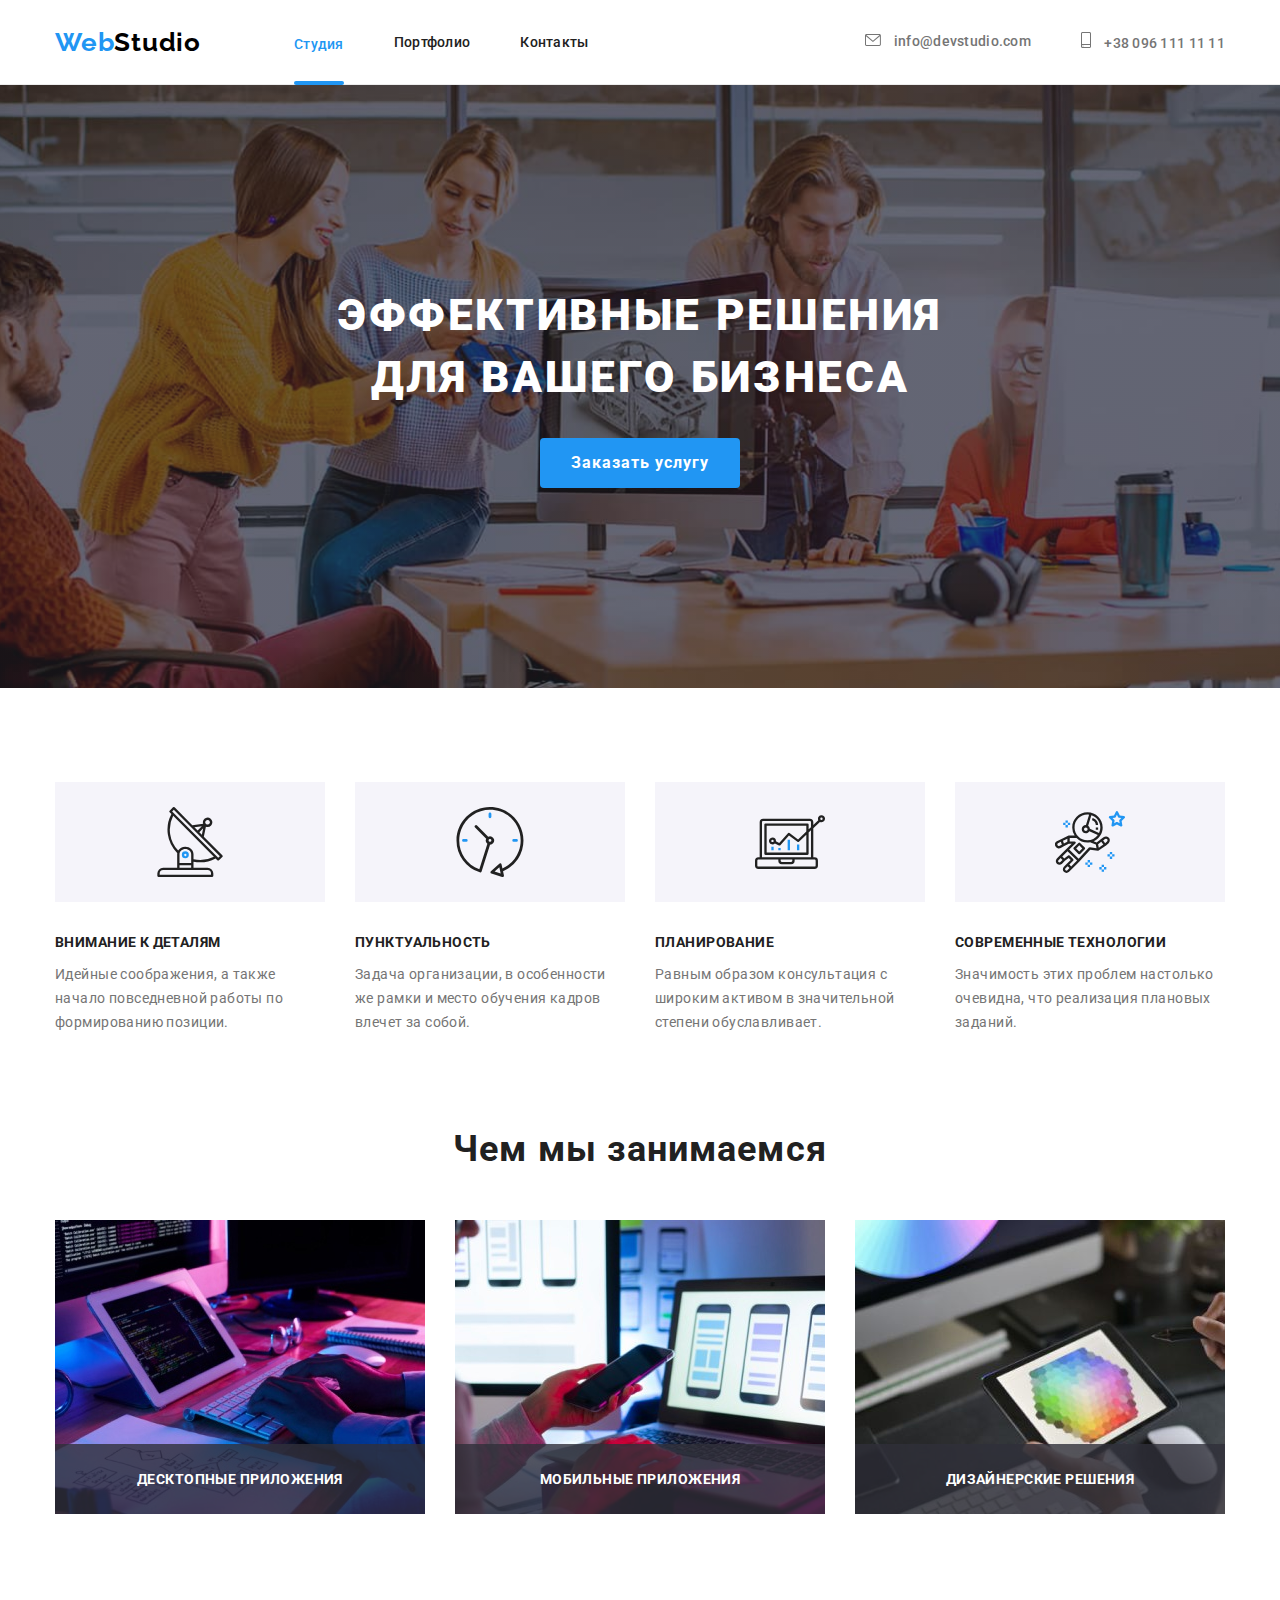
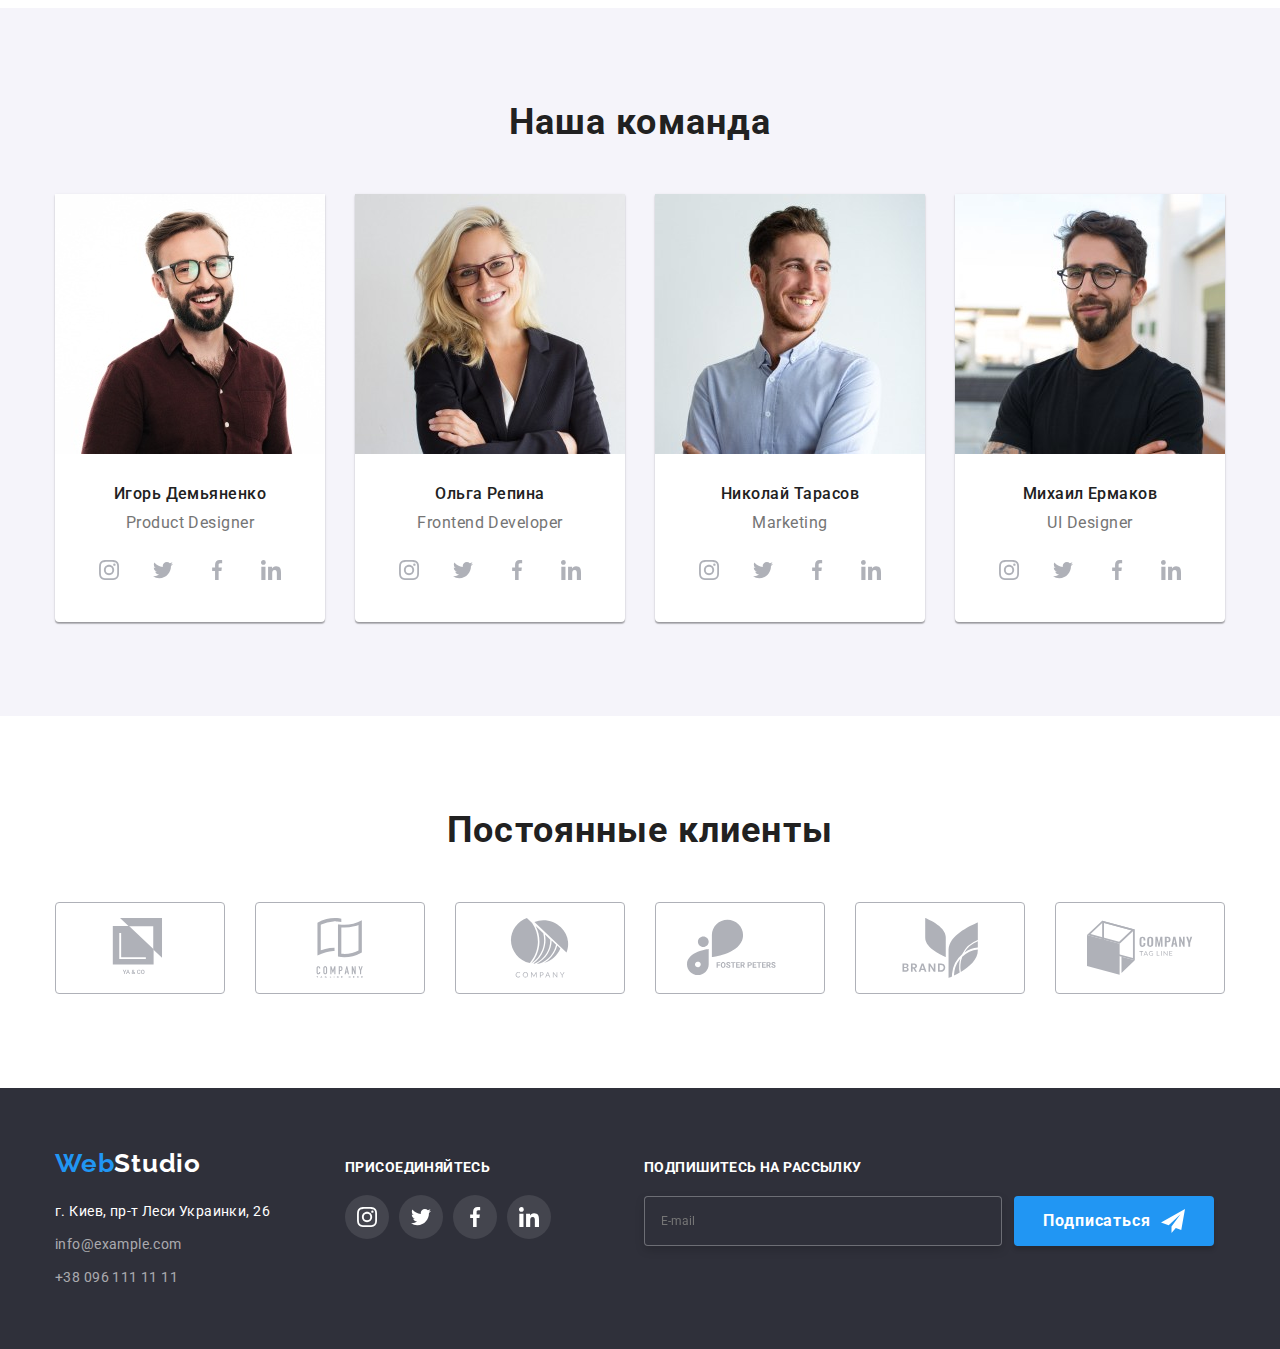
<file: index.html>
<!DOCTYPE html>
<html lang="en">
<head>
    <meta charset="UTF-8">
    <meta http-equiv="X-UA-Compatible" content="IE=edge">
    <meta name="viewport" content="width=device-width, initial-scale=1.0">
    <link rel="preconnect" href="https://fonts.googleapis.com">
<link rel="preconnect" href="https://fonts.gstatic.com" crossorigin>
<link href="https://fonts.googleapis.com/css2?family=Raleway:wght@700&family=Roboto:wght@400;500;700;900&display=swap" rel="stylesheet">
<link rel="stylesheet" href="https://cdnjs.cloudflare.com/ajax/libs/modern-normalize/1.1.0/modern-normalize.min.css">  
<link rel="stylesheet" href="./css/main.css">
    <title>Студия</title>
</head>
    <body>

    <!-- Header -->

    <header class="header">
        <div class="container header__container">
            <a href="" class="header-logo logo link">Web<span class="logo__dark">Studio</span></a>
            <button type="button" class="menu-mob-open">
                <svg class="menu-mob-open-icon" width="40" height="40">
                    <use href="./images/sprite/sprite.svg#icon-menu"></use>
                    </svg>
            </button>
        <nav class="site">
            <ul class="site__nav list">
                <li class="site-nav__item"><a href="./index.html" class="link current">Студия</a></li>
                <li class="site-nav__item"><a href="./portfolio.html" class="link">Портфолио</a></li>
                <li class="site-nav__item"><a href="" class="link">Контакты</a></li>
            </ul>
        </nav>
            <ul class="address__nav site">        
                <li class="address__nav__item email">
                    <a href="mailto:info@devstudio.com" class="address__nav__connection link">                
                        <svg class="address__icon" width="16" height="12">
                        <use href="./images/sprite/sprite.svg#icon-envelope"></use>
                        </svg>
                        info@devstudio.com
                    </a>
                </li>
                <li class="address__nav__item tel">
                    <a href="tel:+380961111111" class="address__nav__connection link">
                        <svg class="address__icon" width="10" height="16">
                        <use href="./images/sprite/sprite.svg#icon-smartphone"></use>
                        </svg>
                        +38 096 111 11 11
                    </a>
                </li>
            </ul>

            <div class="mob-menu">
                <div class="container mob-container">
                <button type="button" class="menu-mob-close">
                    <svg class="menu-mob-close-icon" width="40" height="40">
                        <use href="./images/sprite/sprite.svg#icon-close-menu"></use>
                        </svg>
                </button>
                <nav class="menu-mob-site">
                    <ul class="menu-mob-site__nav list">
                        <li class="menu-mob-site-nav__item"><a href="./index.html" class="link current">Студия</a></li>
                        <li class="menu-mob-site-nav__item"><a href="./portfolio.html" class="link">Портфолио</a></li>
                        <li class="menu-mob-site-nav__item"><a href="" class="link">Контакты</a></li>
                    </ul>
                </nav>
                <div class="menu-mob__connection">
                    <ul class="menu-mob-address__nav">
                        <li class="menu-mob-address__nav__item tel">
                            <a href="tel:+380961111111" class="menu-mob-address__nav__connection link">
                                +38 096 111 11 11
                            </a>
                        </li>        
                        <li class="menu-mob-address__nav__item email">
                            <a href="mailto:info@devstudio.com" class="menu-mob-address__nav__connection__second link">                
                                info@devstudio.com
                            </a>
                        </li>
                    </ul>
                    <ul class="mob-join">
                        <li class="mob-join_nav">
                        <a href="" class="mob-join__nav__connection link">Instagram</a>
                        </li>
                        <li class="mob-join_nav">
                        <a href="" class="mob-join__nav__connection link">Twitter</a>
                        </li>
                        <li class="mob-join_nav">
                        <a href="" class="mob-join__nav__connection link">Facebook</a>
                        </li>
                        <li class="mob-join_nav">
                        <a href="" class="mob-join__nav__connection link">LinkedIn</a>
                        </li>
                    </ul>
                    </div>
                </div>
            </div>
        </div>
    </header>

    <!--Hero-->

    <main>
        <section class="section hero">
            <div class="container">
            <h1 class="hero-content__title">
                ЭФФЕКТИВНЫЕ РЕШЕНИЯ
                <br>
                ДЛЯ ВАШЕГО БИЗНЕСА
            </h1>
        <button class="hero-button btn-size" type="button" data-modal-open>Заказать услугу</button>
        </div>
        </section>

        <!--Special-->

        <section class="section special">
            <div class="container">
        <h2 class="hidden-header special">Особенности</h2>
            <ul class="special-fact">
            <li class="special-item list">
                <div class="special-list-icon">
                    <svg class="special-icon" width="70" height="70">
                    <use href="./images/sprite/sprite.svg#icon-antenna-1"></use>
                    </svg>
                </div>
                <h3 class="special-title">Внимание к деталям</h3>
                <p class="special-text">Идейные соображения, а также начало повседневной работы по формированию позиции.</p>
            </li>
            <li class="special-item list">
                <div class="special-list-icon">
                    <svg class="special-icon" width="70" height="70">
                    <use href="./images/sprite/sprite.svg#icon-clock-1"></use>
                    </svg>
                </div>
                <h3 class="special-title">Пунктуальность</h3>
                <p class="special-text">Задача организации, в особенности же рамки и место обучения кадров влечет за собой.</p>
            </li>
            <li class="special-item list">
                <div class="special-list-icon">
                    <svg class="special-icon" width="70" height="70">
                    <use href="./images/sprite/sprite.svg#icon-diagram-1"></use>
                    </svg>
                </div>
                <h3 class="special-title">Планирование</h3>
                <p class="special-text">Равным образом консультация с широким активом в значительной степени обуславливает.</p>
            </li>        
            <li class="special-item list">
                <div class="special-list-icon">
                    <svg class="special-icon" width="70" height="70">
                    <use href="./images/sprite/sprite.svg#icon-astronaut-1"></use>
                    </svg>
                </div>
                <h3 class="special-title">Современные технологии</h3>
                <p class="special-text">Значимость этих проблем настолько очевидна, что реализация плановых заданий.</p>
            </li>  
            </ul>
            </div>
        </section>

        <!--What we doing-->

        <section class="section study">
            <div class="container">
        <h2 class="study-header">Чем мы занимаемся</h2>
        <ul class="study-section list">
            <li class="foto-study">

                <picture>
                    <source 
                    srcset="
                    ./images/desktop/desctop.jpg    1x,
                    ./images/desktop/desctop@2x.jpg 2x"
                    media="(min-width:1200px)"/>
                    <img 
                    src="./images/main/img.jpg" 
                    alt="печатет на клавиатуре" 
                    width="370">
                </picture>

                <a class="image-item-title">Десктопные приложения</a>
            </li>


            <li class="foto-study">

                <picture>
                    <source
                    srcset="
                    ./images/desktop/mobile.jpg    1x,
                    ./images/desktop/mobile@2x.jpg 2x"
                    media="(min-width:1200px)"/>
                    <img src="./images/main/img1.jpg"
                    alt="смотрит в монитор, держа телефон" 
                    width="370">
                </picture>

                <a class="image-item-title">Мобильные приложения</a>
            </li>


            <li class="foto-study">

                <picture>
                    <source
                    srcset="
                    ./images/desktop/design.jpg    1x,
                    ./images/desktop/design@2x.jpg 2x"
                    media="(min-width:1200px)"/>
                    <img src="./images/main/img2.jpg" 
                    alt="показывает фигуру на планшете" 
                    width="370">
                </picture>

                <a class="image-item-title">Дизайнерские решения</a>
            </li>
        </ul>
            </div>
        </section>

        <!--Our team-->

        <section class="section team">
            <div class="container">
        <h2 class="team-header">Наша команда</h2>
            <ul class="team-section list">
            <li class="team-chapter">
                <picture>
                    <source
                    srcset="
                        ./images/desktop/igor.jpg    1x,
                        ./images/desktop/igor@2x.jpg 2x"
                    media="(min-width:1200px)"/>
                    <source
                    srcset="
                        ./images/tablet/igor.jpg    1x,
                        ./images/tablet/igor@2x.jpg 2x"
                    media="(min-width:768px)"/>
                    <source
                    srcset="./images/mob/igor.jpg 1x, ./images/mob/igor@2x.jpg 2x"
                    media="(max-width:767px)"/>
                    <img src="
                        ./images/main/img00.jpg" 
                    alt="Игорь Демьяненко">
                </picture>

                <div class="team-cards"><h3 class="team-title">Игорь Демьяненко</h3>
                <p class="team-text">Product Designer</p>
                <ul class="team-soc">
                    <li class="team-soc-item"> 
                        <a href="" class="team-soc-link">                
                            <svg class="team-icon" width="20" height="20">
                            <use href=" ./images/sprite/sprite.svg#icon-instagram-2"></use>
                            </svg>
                        </a>
                    </li>

                    <li class="team-soc-item"> 
                        <a href="" class="team-soc-link">                
                            <svg class="team-icon" width="20" height="20">
                            <use href=" ./images/sprite/sprite.svg#icon-twitter-1"></use>
                            </svg>
                        </a>
                    </li>

                    <li class="team-soc-item"> 
                        <a href="" class="team-soc-link">                
                            <svg class="team-icon" width="20" height="20">
                            <use href=" ./images/sprite/sprite.svg#icon-facebook-1"></use>
                            </svg>
                        </a>
                    </li>

                    <li class="team-soc-item"> 
                        <a href="" class="team-soc-link">                
                            <svg class="team-icon" width="20" height="20">
                            <use href=" ./images/sprite/sprite.svg#icon-linkedin-1"></use>
                            </svg>
                        </a>
                    </li>
                </ul>
            </div>
            </li>


            <li class="team-chapter">
                <picture>
                    <source
                    srcset="
                        ./images/desktop/olga.jpg    1x,
                        ./images/desktop/olga@2x.jpg 2x"
                    media="(min-width:1200px)"/>
                    <source
                    srcset="
                        ./images/tablet/olga.jpg    1x,
                        ./images/tablet/olga@2x.jpg 2x"
                    media="(min-width:768px)"/>
                    <source
                    srcset="./images/mob/olga.jpg 1x, ./images/mob/olga@2x.jpg 2x"
                    media="(max-width:767px)"/>
                    <img src="
                        ./images/main/img11.jpg" 
                    alt="Ольга Репина">
                </picture>

                <div class="team-cards"><h3 class="team-title">Ольга Репина</h3>
                <p class="team-text">Frontend Developer</p>
                <ul class="team-soc">
                    <li class="team-soc-item"> 
                        <a href="" class="team-soc-link">                
                            <svg class="team-icon" width="20" height="20">
                            <use href=" ./images/sprite/sprite.svg#icon-instagram-2"></use>
                            </svg>
                        </a>
                    </li>

                    <li class="team-soc-item"> 
                        <a href="" class="team-soc-link">                
                            <svg class="team-icon" width="20" height="20">
                            <use href=" ./images/sprite/sprite.svg#icon-twitter-1"></use>
                            </svg>
                        </a>
                    </li>

                    <li class="team-soc-item"> 
                        <a href="" class="team-soc-link">                
                            <svg class="team-icon" width="20" height="20">
                            <use href=" ./images/sprite/sprite.svg#icon-facebook-1"></use>
                            </svg>
                        </a>
                    </li>

                    <li class="team-soc-item"> 
                        <a href="" class="team-soc-link">                
                            <svg class="team-icon" width="20" height="20">
                            <use href=" ./images/sprite/sprite.svg#icon-linkedin-1"></use>
                            </svg>
                        </a>
                    </li>
                </ul>
            </div>
            </li>


            <li class="team-chapter">
                <picture>
                    <source
                    srcset="
                        ./images/desktop/nikolay.jpg    1x,
                        ./images/desktop/nikolay@2x.jpg 2x"
                    media="(min-width:1200px)"/>
                    <source
                    srcset="
                        ./images/tablet/nikolay.jpg    1x,
                        ./images/tablet/nikolay@2x.jpg 2x"
                    media="(min-width:768px)"/>
                    <source
                    srcset="
                        ./images/mob/nikolay.jpg    1x,
                        ./images/mob/nikolay@2x.jpg 2x"
                    media="(max-width:767px)"/>
                    <img src="
                        ./images/main/img22.jpg" 
                    alt="Николай Тарасов">
                </picture>

                <div class="team-cards"><h3 class="team-title">Николай Тарасов</h3>
                <p class="team-text">Marketing</p>
                <ul class="team-soc">
                    <li class="team-soc-item"> 
                        <a href="" class="team-soc-link">                
                            <svg class="team-icon" width="20" height="20">
                            <use href=" ./images/sprite/sprite.svg#icon-instagram-2"></use>
                            </svg>
                        </a>
                    </li>

                    <li class="team-soc-item"> 
                        <a href="" class="team-soc-link">                
                            <svg class="team-icon" width="20" height="20">
                            <use href=" ./images/sprite/sprite.svg#icon-twitter-1"></use>
                            </svg>
                        </a>
                    </li>

                    <li class="team-soc-item"> 
                        <a href="" class="team-soc-link">                
                            <svg class="team-icon" width="20" height="20">
                            <use href=" ./images/sprite/sprite.svg#icon-facebook-1"></use>
                            </svg>
                        </a>
                    </li>

                    <li class="team-soc-item"> 
                        <a href="" class="team-soc-link">                
                            <svg class="team-icon" width="20" height="20">
                            <use href=" ./images/sprite/sprite.svg#icon-linkedin-1"></use>
                            </svg>
                        </a>
                    </li>
                </ul>
            </div>
            </li>


            <li class="team-chapter">
                <picture>
                    <source
                    srcset="
                        ./images/desktop/mikhail.jpg    1x,
                        ./images/desktop/mikhail@2x.jpg 2x"
                    media="(min-width:1200px)"/>
                    <source
                    srcset="
                        ./images/tablet/mikhail.jpg    1x,
                        ./images/tablet/mikhail@2x.jpg 2x"
                    media="(min-width:768px)"/>
                    <source 
                    srcset="
                        ./images/mob/mikhail.jpg    1x,
                        ./images/mob/mikhail@2x.jpg 2x"
                    media="(max-width:767px)"/>
                    <img src="
                        ./images/main/img33.jpg" 
                    alt="Михаил Ермаков">
                </picture>
                
                <div class="team-cards"><h3 class="team-title">Михаил Ермаков</h3>
                <p class="team-text">UI Designer</p>
                <ul class="team-soc">
                    <li class="team-soc-item"> 
                        <a href="" class="team-soc-link">                
                            <svg class="team-icon" width="20" height="20">
                            <use href=" ./images/sprite/sprite.svg#icon-instagram-2"></use>
                            </svg>
                        </a>
                    </li>

                    <li class="team-soc-item"> 
                        <a href="" class="team-soc-link">                
                            <svg class="team-icon" width="20" height="20">
                            <use href=" ./images/sprite/sprite.svg#icon-twitter-1"></use>
                            </svg>
                        </a>
                    </li>

                    <li class="team-soc-item"> 
                        <a href="" class="team-soc-link">                
                            <svg class="team-icon" width="20" height="20">
                            <use href=" ./images/sprite/sprite.svg#icon-facebook-1"></use>
                            </svg>
                        </a>
                    </li>

                    <li class="team-soc-item"> 
                        <a href="" class="team-soc-link">                
                            <svg class="team-icon" width="20" height="20">
                            <use href=" ./images/sprite/sprite.svg#icon-linkedin-1"></use>
                            </svg>
                        </a>
                    </li>
                </ul>
            </div>
            </li>
            </ul>
        </div>
        </section>

        <!--Client-->

        <section class="section client-section">
        <div class="container">
            <h2 class="client-title">Постоянные клиенты</h2>
            <ul class="clients-list">
            <li class="client">
            <a class="client-link" href="">
                <svg class="client-icon" width="106" height="60">
                <use href=" ./images/sprite/sprite.svg#icon-logo-1"></use>
                </svg>
            </a>
            </li>

            <li class="client">
            <a class="client-link" href="">
                <svg class="client-icon" width="106" height="60">
                <use href=" ./images/sprite/sprite.svg#icon-logo-2"></use>
                </svg>
            </a>
            </li>

            <li class="client">
            <a class="client-link" href="">
                <svg class="client-icon" width="106" height="60">
                <use href=" ./images/sprite/sprite.svg#icon-logo-3"></use>
                </svg>
            </a>
            </li>

            <li class="client">
            <a class="client-link" href="">
                <svg class="client-icon" width="106" height="60">
                <use href=" ./images/sprite/sprite.svg#icon-logo-4"></use>
                </svg>
            </a>
            </li>

            <li class="client">
            <a class="client-link" href="">
                <svg class="client-icon" width="106" height="60">
                <use href=" ./images/sprite/sprite.svg#icon-logo-5"></use>
                </svg>
            </a>
            </li>

            <li class="client">
            <a class="client-link" href="">
                <svg class="client-icon" width="106" height="60">
                <use href=" ./images/sprite/sprite.svg#icon-logo-6"></use>
                </svg>
            </a>
            </li>
        </ul>
        </div>
        </section>
    </main>

    <!--Address-->

    <footer class="footer">
        <div class="container">
            <div class="footer-box">
            <div class="address-box">
        <a href="" class="footer-logo logo link">Web<span class="footer-logo-light">Studio</span></a>
            <address>
                <ul class="address-nav-address link list">
                    <li class="address-nav link list">
                        <a href="https://goo.gl/maps/EFmGtHn1fBkmAyLN6" class="link">г. Киев, пр-т Леси Украинки, 26</a>
                    </li>

                    <li class="address-nav-secondary link list">
                        <a href="mailto:info@example.com" class="link">info@example.com</a>
                    </li>

                    <li class="address-nav-secondary link list">
                        <a href="tel:+380961111111" class="link">+38 096 111 11 11</a>
                    </li>             
                </ul>
            </address>
            </div>

            <div class="footer-section-join">
                <h2 class="join-title">присоединяйтесь</h2>
            <ul class="join-list">
                <li class="join-item"> 
                    <a href="" class="join-link">                
                        <svg class="join-icon" width="20" height="20">
                        <use href=" ./images/sprite/sprite.svg#icon-instagram-2"></use>
                        </svg>
                    </a>
                </li>

                <li class="join-item"> 
                    <a href="" class="join-link">                
                        <svg class="join-icon" width="20" height="20">
                        <use href=" ./images/sprite/sprite.svg#icon-twitter-1"></use>
                        </svg>
                    </a>
                </li>

                <li class="join-item"> 
                    <a href="" class="join-link">                
                        <svg class="join-icon" width="20" height="20">
                        <use href=" ./images/sprite/sprite.svg#icon-facebook-1"></use>
                        </svg>
                    </a>
                </li>

                <li class="join-item"> 
                    <a href="" class="join-link">                
                        <svg class="join-icon" width="20" height="20">
                        <use href=" ./images/sprite/sprite.svg#icon-linkedin-1"></use>
                        </svg>
                    </a>
                </li>
            </ul>
            </div>

            <div class="subscription">
                <h2 class="subscription-title">Подпишитесь на рассылку</h2>
                <form class="subscription-leble">
                    <input 
                    type="email" 
                    class="subscription-input" 
                    name="user-mail" 
                    required 
                    placeholder="E-mail"
                    />
                    <button type="submit" class="subscription-btn">Подписаться
                        <svg class="subscription-icon" width="24" height="24">
                            <use href="./images/sprite/sprite.svg#icon-icon-send"></use>
                        </svg>
                    </button>
                </form>
            </div>
        </div>
        </div>
    </footer>

    <!-- Modal window -->

    <div class="backdrop is-hidden" data-modal>
        <div class="modal">
        <button class="close-btn" data-modal-close>
            <svg class="close-icon" width="11" height="11">
            <use href="./images/sprite/sprite.svg#icon-close"></use>
            </svg>
        </button>

        <h2 class="modal-title">Оставьте свои данные, мы вам перезвоним</h2>

        <form class="form">
            <div class="form-field">
            <label class="form-label">
                <span class="label">Имя</span>
                <input
                type="text"
                class="form-input"
                name="username"
                id="username"
                />
                <svg class="form-icon" width="12" height="18">
                <use href="./images/sprite/sprite.svg#icon-name"></use>
                </svg>
            </label>
            </div>

            <div class="form-field">
            <label class="form-label">
                <span class="label">Телефон</span>
                <input
                class="form-input"
                type="tel"
                name="userphone"
                id="userphone"
                />
                <svg class="form-icon" width="13" height="18">
                <use href="./images/sprite/sprite.svg#icon-phone"></use>
                </svg>
            </label>
            </div>

            <div class="form-field">
            <label class="form-label">
                <span class="label">Почта</span>
                <input
                class="form-input"
                type="email"
                name="usermail"
                id="usermail"
                />
                <svg class="form-icon" width="15" height="18">
                <use href="./images/sprite/sprite.svg#icon-mail"></use>
                </svg>
            </label>
            </div>

            <div class="form-coment">
            <label class="form-label">
                <span class="label">Комментарий</span>
                <textarea
                class="form-comment"
                name="comment"
                placeholder="Введите текст"
                ></textarea>
            </label>
            </div>

            <div class="form-agreement">
            <label class="policy">
                <input type="checkbox" class="checkbox" name="agreement" />
                <span class="agreement"
                >Соглашаюсь с рассылкой и принимаю
                <a href="">Условия договора</a></span
                >
            </label>
            </div>

            <button class="submit-button" type="submit">Отправить</button>
        </form>
        </div>
    </div>

    <script src="./js/modal.js"></script>  
    <script src="./js/mobile-menu.js"></script> 
    </body>
</html>
</file>
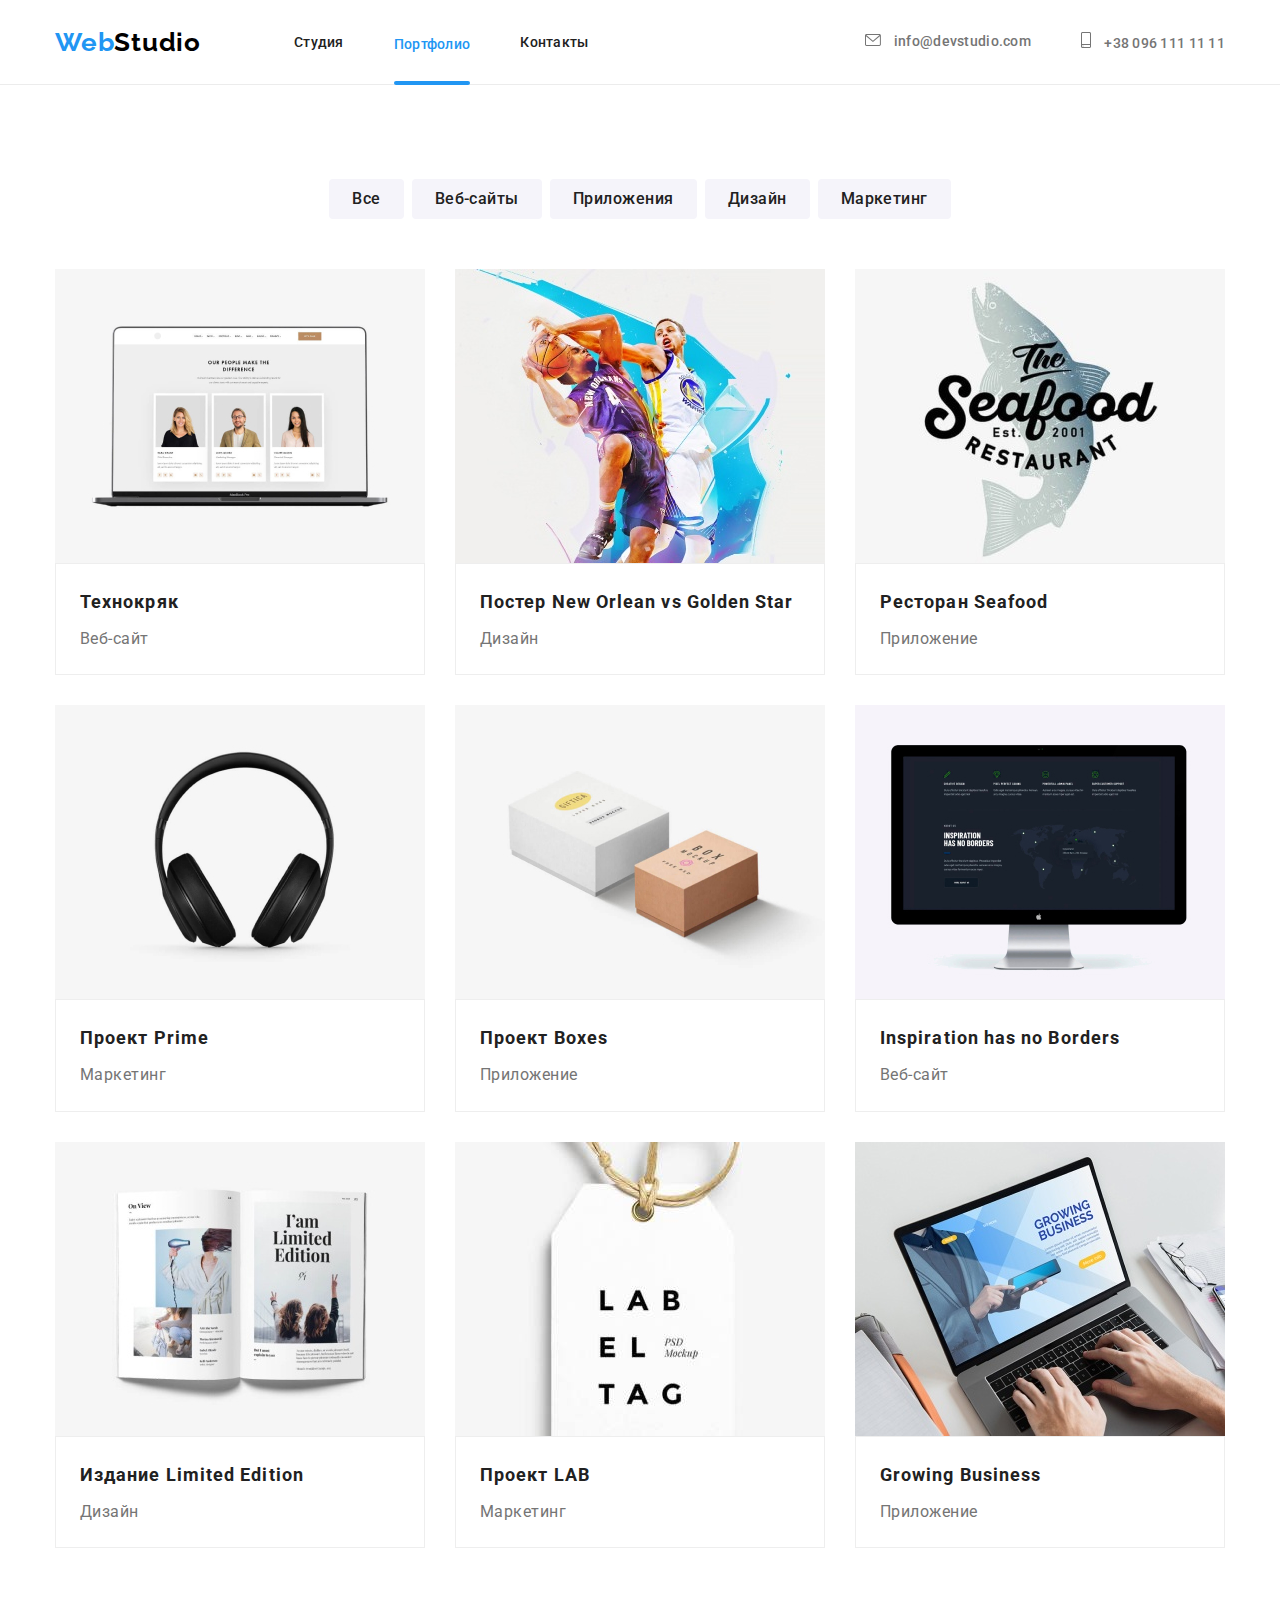
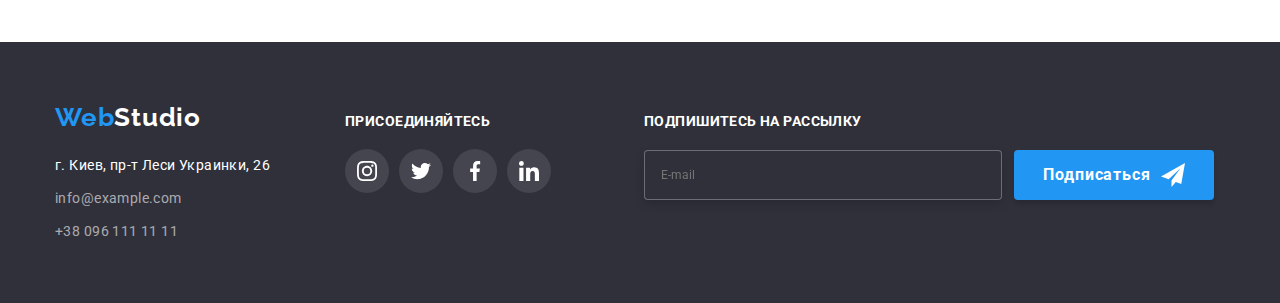
<file: portfolio.html>
<!DOCTYPE html>
<html lang="en">
<head>
    <meta charset="UTF-8">
    <meta http-equiv="X-UA-Compatible" content="IE=edge">
    <meta name="viewport" content="width=device-width, initial-scale=1.0">
    <link rel="preconnect" href="https://fonts.googleapis.com">
<link rel="preconnect" href="https://fonts.gstatic.com" crossorigin>
<link href="https://fonts.googleapis.com/css2?family=Raleway:wght@700&family=Roboto:wght@400;500;700;900&display=swap" rel="stylesheet">
<link rel="stylesheet" href="https://cdnjs.cloudflare.com/ajax/libs/modern-normalize/1.1.0/modern-normalize.min.css">
<link rel="stylesheet" href="./css/portfolio.css">
    <title>Студия</title>
</head>
    <body>

    <!-- Header -->

    <header class="header">
        <div class="container header__container">
            <a href="" class="header-logo logo link">Web<span class="logo__dark">Studio</span></a>
            <button type="button" class="menu-mob-open">
                <svg class="menu-mob-open-icon" width="40" height="40">
                    <use href="./images/sprite/sprite.svg#icon-menu"></use>
                    </svg>
            </button>
        <nav class="site">
            <ul class="site__nav list">
                <li class="site-nav__item"><a href="./index.html" class="link">Студия</a></li>
                <li class="site-nav__item"><a href="./portfolio.html" class="link current">Портфолио</a></li>
                <li class="site-nav__item"><a href="" class="link">Контакты</a></li>
            </ul>
        </nav>
            <ul class="address__nav site">        
                <li class="address__nav__item email">
                    <a href="mailto:info@devstudio.com" class="address__nav__connection link">                
                        <svg class="address__icon" width="16" height="12">
                        <use href="./images/sprite/sprite.svg#icon-envelope"></use>
                        </svg>
                        info@devstudio.com
                    </a>
                </li>
                <li class="address__nav__item tel">
                    <a href="tel:+380961111111" class="address__nav__connection link">
                        <svg class="address__icon" width="10" height="16">
                        <use href="./images/sprite/sprite.svg#icon-smartphone"></use>
                        </svg>
                        +38 096 111 11 11
                    </a>
                </li>
            </ul>

            <div class="mob-menu">
                <div class="container mob-container">
                <button type="button" class="menu-mob-close">
                    <svg class="menu-mob-close-icon" width="40" height="40">
                        <use href="./images/sprite/sprite.svg#icon-close-menu"></use>
                        </svg>
                </button>
                <nav class="menu-mob-site">
                    <ul class="menu-mob-site__nav list">
                        <li class="menu-mob-site-nav__item"><a href="./index.html" class="link">Студия</a></li>
                        <li class="menu-mob-site-nav__item"><a href="./portfolio.html" class="link current">Портфолио</a></li>
                        <li class="menu-mob-site-nav__item"><a href="" class="link">Контакты</a></li>
                    </ul>
                </nav>
                <div class="menu-mob__connection">
                    <ul class="menu-mob-address__nav">
                        <li class="menu-mob-address__nav__item tel">
                            <a href="tel:+380961111111" class="menu-mob-address__nav__connection link">
                                +38 096 111 11 11
                            </a>
                        </li>        
                        <li class="menu-mob-address__nav__item email">
                            <a href="mailto:info@devstudio.com" class="menu-mob-address__nav__connection__second link">                
                                info@devstudio.com
                            </a>
                        </li>
                    </ul>
                    <ul class="mob-join">
                        <li class="mob-join_nav">
                        <a href="" class="mob-join__nav__connection link">Instagram</a>
                        </li>
                        <li class="mob-join_nav">
                        <a href="" class="mob-join__nav__connection link">Twitter</a>
                        </li>
                        <li class="mob-join_nav">
                        <a href="" class="mob-join__nav__connection link">Facebook</a>
                        </li>
                        <li class="mob-join_nav">
                        <a href="" class="mob-join__nav__connection link">LinkedIn</a>
                        </li>
                    </ul>
                    </div>
                </div>
            </div>
        </div>
    </header>

    <!-- Button -->

    <main> 
        <section class="section button-card">
            <div class="container">
                <h1 class="hidden-header">Наше портфолио</h1>
            <ul class="button-link list">
                <li class="btn">
                    <button type="button" class="button-card-nav btn-size-portfolio">Все</button>
                </li>
                <li class="btn">
                    <button type="button" class="button-card-nav btn-size-portfolio">Веб-сайты</button>
                </li>
                <li class="btn">
                    <button type="button" class="button-card-nav btn-size-portfolio">Приложения</button>
                </li>
                <li class="btn">
                    <button type="button" class="button-card-nav btn-size-portfolio">Дизайн</button>
                </li>
                <li class="btn">
                    <button type="button" class="button-card-nav btn-size-portfolio">Маркетинг</button>
                </li>
            </ul>

    <!-- Card -->

            <ul class="card-net list">
                <li class="card-flex">
                    <a class="card-link" href="#">
                    <div class="thumb">
                        <picture>
                            <source
                            srcset="
                                ./images/desktop/technokryak.jpg    1x,
                                ./images/desktop/technokryak@2x.jpg 2x"
                            media="(min-width:1200px)"/>
                            <source
                            srcset="
                                ./images/tablet/technokryak.jpg    1x,
                                ./images/tablet/technokryak@2x.jpg 2x"
                            media="(min-width:768px)"/>
                            <source
                            srcset="
                                ./images/mob/technokryak.jpg    1x,
                                ./images/mob/technokryak@2x.jpg 2x"
                            media="(max-width:767px)"/>
                            <img 
                            src="
                                ./images/portfolio/img1-min.jpg" 
                            alt="открытый ноутбук">
                        </picture>


                        <div class="thumb-overlay">
                        <p class="text-overlay">
                            Технокряк это современная площадка распространения коронавируса. Компании используют эту платформу
                            для цифрового шпионажа и атак на защищённые сервера конкурентов.
                        </p>
                        </div>
                    </div>
                    <div class="cards-cards">
                        <h2 class="card-title">Технокряк</h2>
                        <p class="card-text">Веб-сайт</p>
                    </div>
                    </a>
                </li>

                <li class="card-flex">
                    <a href="#" class="card-link">
                    <div class="thumb">

                        <picture>
                            <source
                            srcset="
                                ./images/desktop/goldenstar.jpg    1x,
                                ./images/desktop/goldenstar@2x.jpg 2x"
                            media="(min-width:1200px)"/>
                            <source
                            srcset="
                                ./images/tablet/goldenstar.jpg    1x,
                                ./images/tablet/goldenstar@2x.jpg 2x"
                            media="(min-width:768px)"/>
                            <source
                            srcset="
                                ./images/mob/goldenstar.jpg    1x,
                                ./images/mob/goldenstar@2x.jpg 2x"
                            media="(max-width:767px)"/>
                            <img 
                            src="
                                ./images/portfolio/img2-min.jpg" 
                            alt="Постер New Orlean vs Golden Star">
                        </picture>


                        <div class="thumb-overlay">
                        <p class="text-overlay">Ресурс предлагает комплексные предложения с разным уровнем функционала и сервисов. 
                            Все это позволит посетителю получить исчерпывающие сведения о компании или частном лице.</p>
                        </div>
                        </div>
                        <div class="cards-cards">
                        <h2 class="card-title">Постер New Orlean vs Golden Star</h2>
                        <p class="card-text">Дизайн</p>
                    </div>
                    </a>
                </li>

                <li class="card-flex">
                    <a href="#" class="card-link">
                    <div class="thumb">
                    <picture>
                        <source
                        srcset="
                        ./images/desktop/seafood.jpg    1x,
                        ./images/desktop/seafood@2x.jpg 2x"
                        media="(min-width:1200px)"/>
                    <source
                        srcset="
                        ./images/tablet/seafood.jpg    1x,
                        ./images/tablet/seafood@2x.jpg 2x"
                        media="(min-width:768px)"
                    />
                    <source
                        srcset="
                        ./images/mob/seafood.jpg    1x,
                        ./images/mob/seafood@2x.jpg 2x"
                        media="(max-width:767px)"/>
                    <img 
                    src="
                        ./images/portfolio/img3-min.jpg" 
                    alt="Ресторан Seafood" >
                    </picture>


                        <div class="thumb-overlay">
                        <p class="text-overlay">Ресурс предлагает комплексные предложения с разным уровнем функционала и сервисов. 
                            Все это позволит посетителю получить исчерпывающие сведения о компании или частном лице.</p>
                        </div>
                        </div>
                        <div class="cards-cards">
                        <h2 class="card-title">Ресторан Seafood</h2>
                        <p class="card-text">Приложение</p></div>
                    </a>
                </li>

                <li class="card-flex">
                    <a href="" class="card-link">
                    <div class="thumb">
                    <picture>
                    <source
                        srcset="
                            ./images/desktop/headphones.jpg    1x,
                            ./images/desktop/headphones@2x.jpg 2x"
                        media="(min-width:1200px)"/>
                    <source
                        srcset="
                            ./images/tablet/headphones.jpg    1x,
                            ./images/tablet/headphones@2x.jpg 2x"
                        media="(min-width:768px)"/>
                    <source
                        srcset="
                            ./images/mob/headphones.jpg    1x,
                            ./images/mob/headphones@2x.jpg 2x"
                        media="(max-width:767px)"/>
                    <img 
                    src="
                    ./images/portfolio/img4-min.jpg" 
                    alt="Проект Prime" >
                    </picture>

                        <div class="thumb-overlay">
                        <p class="text-overlay">Ресурс предлагает комплексные предложения с разным уровнем функционала и сервисов. 
                            Все это позволит посетителю получить исчерпывающие сведения о компании или частном лице.</p>
                        </div>
                        </div>
                        <div class="cards-cards">
                        <h2 class="card-title">Проект Prime</h2>
                        <p class="card-text">Маркетинг</p></div>
                    </a>
                </li>

                <li class="card-flex">
                    <a href="" class="card-link">
                    <div class="thumb">  
                    
                    <picture>
                    <source
                        srcset="
                            ./images/desktop/boxes.jpg    1x,
                            ./images/desktop/boxes@2x.jpg 2x"
                        media="(min-width:1200px)"/>
                    <source
                        srcset="
                            ./images/tablet/boxes.jpg    1x,
                            ./images/tablet/boxes@2x.jpg 2x"
                        media="(min-width:768px)"/>
                    <source
                        srcset="
                            ./images/mob/boxes.jpg    1x,
                            ./images/mob/boxes@2x.jpg 2x"
                        media="(max-width:767px)"/>
                    <img 
                        src="
                            ./images/portfolio/img5-min.jpg" 
                        alt="Проект Boxes">
                    </picture>

                        <div class="thumb-overlay">
                        <p class="text-overlay">Ресурс предлагает комплексные предложения с разным уровнем функционала и сервисов. 
                            Все это позволит посетителю получить исчерпывающие сведения о компании или частном лице.</p>
                        </div>
                        </div>
                        <div class="cards-cards">
                        <h2 class="card-title">Проект Boxes</h2>
                        <p class="card-text">Приложение</p></div>
                    </a> 
                </li>

                <li class="card-flex">
                    <a href="" class="card-link">
                    <div class="thumb">
                    <picture>
                    <source
                        srcset="
                            ./images/desktop/desktop.jpg    1x,
                            ./images/desktop/desktop@2x.jpg 2x"
                        media="(min-width:1200px)"/>
                    <source
                        srcset="
                            ./images/tablet/desktop.jpg    1x,
                            ./images/tablet/desktop@2x.jpg 2x"
                        media="(min-width:768px)"/>
                    <source
                        srcset="
                            ./images/mob/desktop.jpg    1x,
                            ./images/mob/desktop@2x.jpg 2x" 
                        media="(max-width:767px)"/>
                    <img 
                        src="
                            ./images/portfolio/img6-min.jpg" 
                        alt="Inspiration has no Borders" >
                    </picture>

                        <div class="thumb-overlay">
                        <p class="text-overlay">Ресурс предлагает комплексные предложения с разным уровнем функционала и сервисов. 
                            Все это позволит посетителю получить исчерпывающие сведения о компании или частном лице.</p>
                        </div>
                        </div>
                        <div class="cards-cards">
                        <h2 class="card-title">Inspiration has no Borders</h2>
                        <p class="card-text">Веб-сайт</p></div>
                    </a>
                </li>
                
                <li class="card-flex">
                    <a href="" class="card-link">
                    <div class="thumb">
                    <picture>
                    <source
                        srcset="
                            ./images/desktop/limited-edition.jpg    1x,
                            ./images/desktop/limited-edition@2x.jpg 2x"
                        media="(min-width:1200px)"/>
                    <source
                        srcset="
                            ./images/tablet/limited-edition.jpg    1x,
                            ./images/tablet/limited-edition@2x.jpg 2x"
                        media="(min-width:768px)"/>
                    <source
                        srcset="
                            ./images/mob/limited-edition.jpg    1x,
                            ./images/mob/limited-edition@2x.jpg 2x"
                        media="(max-width:767px)"/>
                    <img 
                        src="
                            ./images/portfolio/img7-min.jpg"
                        alt="Издание Limited Edition" >
                    </picture>

                        <div class="thumb-overlay">
                        <p class="text-overlay">Ресурс предлагает комплексные предложения с разным уровнем функционала и сервисов. 
                            Все это позволит посетителю получить исчерпывающие сведения о компании или частном лице.</p>
                        </div>
                        </div>
                        <div class="cards-cards">
                        <h2 class="card-title">Издание Limited Edition</h2>
                        <p class="card-text">Дизайн</p></div>
                    </a>
                </li>

                <li class="card-flex">
                    <a href="" class="card-link">
                    <div class="thumb">
                    <picture>
                    <source
                        srcset="
                            ./images/desktop/lab.jpg    1x,
                            ./images/desktop/lab@2x.jpg 2x"
                        media="(min-width:1200px)"/>
                    <source
                        srcset="
                            ./images/tablet/lab.jpg    1x,
                            ./images/tablet/lab@2x.jpg 2x"
                        media="(min-width:768px)"/>
                    <source
                        srcset="
                            ./images/mob/lab.jpg    1x,
                            ./images/mob/lab@2x.jpg 2x"
                        media="(max-width:767px)"/>
                    <img 
                        src="
                            ./images/portfolio/img8-min.jpg" 
                        alt="Проект LAB">
                    </picture>

                        <div class="thumb-overlay">
                        <p class="text-overlay">Ресурс предлагает комплексные предложения с разным уровнем функционала и сервисов. 
                            Все это позволит посетителю получить исчерпывающие сведения о компании или частном лице.</p>
                        </div>
                        </div>
                        <div class="cards-cards">
                        <h2 class="card-title">Проект LAB</h2>
                        <p class="card-text">Маркетинг</p></div>
                    </a>
                </li>

                <li class="card-flex">
                    <a href="" class="card-link">
                    <div class="thumb">
                    <picture>
                    <source
                        srcset="
                            ./images/desktop/growing-business.jpg    1x,
                            ./images/desktop/growing-business@2x.jpg 2x"
                        media="(min-width:1200px)"/>
                    <source
                        srcset="
                            ./images/tablet/growing-business.jpg    1x,
                            ./images/tablet/growing-business@2x.jpg 2x"
                        media="(min-width:768px)"
                    />
                    <source
                        srcset="
                            ./images/mob/growing-business.jpg    1x,
                            ./images/mob/growing-business@2x.jpg 2x"
                        media="(max-width:767px)"/>
                    <img 
                        src="
                            ./images/portfolio/img9-min.jpg" 
                        alt="Growing Business">
                    </picture>

                        <div class="thumb-overlay">
                        <p class="text-overlay">Ресурс предлагает комплексные предложения с разным уровнем функционала и сервисов. 
                            Все это позволит посетителю получить исчерпывающие сведения о компании или частном лице.</p>
                        </div>
                        </div>
                        <div class="cards-cards">
                        <h2 class="card-title">Growing Business</h2>
                        <p class="card-text">Приложение</p></div>
                    </a>
                </li>
            </ul>
            </div>
        </section>
    </main>
    <footer class="footer">
        <div class="container">
            <div class="footer-box">
            <div class="address-box">
        <a href="" class="footer-logo logo link">Web<span class="footer-logo-light">Studio</span></a>
            <address>
                <ul class="address-nav-address link list">
                    <li class="address-nav link list">
                        <a href="https://goo.gl/maps/EFmGtHn1fBkmAyLN6" class="link">г. Киев, пр-т Леси Украинки, 26</a>
                    </li>

                    <li class="address-nav-secondary link list">
                        <a href="mailto:info@example.com" class="link">info@example.com</a>
                    </li>

                    <li class="address-nav-secondary link list">
                        <a href="tel:+380961111111" class="link">+38 096 111 11 11</a>
                    </li>             
                </ul>
            </address>
            </div>

            <div class="footer-section-join">
                <h2 class="join-title">присоединяйтесь</h2>
            <ul class="join-list">
                <li class="join-item"> 
                    <a href="" class="join-link">                
                        <svg class="join-icon" width="20" height="20">
                        <use href=" ./images/sprite/sprite.svg#icon-instagram-2"></use>
                        </svg>
                    </a>
                </li>

                <li class="join-item"> 
                    <a href="" class="join-link">                
                        <svg class="join-icon" width="20" height="20">
                        <use href=" ./images/sprite/sprite.svg#icon-twitter-1"></use>
                        </svg>
                    </a>
                </li>

                <li class="join-item"> 
                    <a href="" class="join-link">                
                        <svg class="join-icon" width="20" height="20">
                        <use href=" ./images/sprite/sprite.svg#icon-facebook-1"></use>
                        </svg>
                    </a>
                </li>

                <li class="join-item"> 
                    <a href="" class="join-link">                
                        <svg class="join-icon" width="20" height="20">
                        <use href=" ./images/sprite/sprite.svg#icon-linkedin-1"></use>
                        </svg>
                    </a>
                </li>
            </ul>
            </div>

            <div class="subscription">
                <h2 class="subscription-title">Подпишитесь на рассылку</h2>
                <form class="subscription-leble">
                    <input 
                    type="email" 
                    class="subscription-input" 
                    name="user-mail" 
                    required 
                    placeholder="E-mail"
                    />
                    <button type="submit" class="subscription-btn">Подписаться
                        <svg class="subscription-icon" width="24" height="24">
                            <use href="./images/sprite/sprite.svg#icon-icon-send"></use>
                        </svg>
                    </button>
                </form>
            </div>
        </div>
        </div>
    </footer>

    <script src="./js/mobile-menu.js"></script> 

    </body>
</html>
</file>
<file: css/main.css>
:root {
  --primary-text-color: #757575;
  --title-text-color: #212121;
  --accent-color: #2196f3;
  --primary-light-color: #ffffff;
  --light-color: rgba(255, 255, 255, 0.6);
  --background-color: #2F303A;
  --light-btn: #F5F4FA;
  --icon-color:#AFB1B8;
  --icon-footer-color: #FFFFFF1A;
  --primary-dark-color: #000000;
  --btcolor-hero: #188ce8;
  --btn-border-portfolio: #EEEEEE ;
}

.hidden-header {
  position: absolute;
  white-space: nowrap;
  width: 1px;
  height: 1px;
  overflow: hidden;
  border: 0;
  padding: 0;
  clip: rect(0 0 0 0);
  clip-path: inset(50%);
  margin: -1px;
}

body {
  margin: 0;
  font-family: Roboto, sans-serif;
  color: var(--primary-text-color);
}

.section {
  padding-top: 60px;
  padding-bottom: 60px;
}
@media screen and (min-width: 1200px) {
  .section {
    padding-top: 94px;
    padding-bottom: 94px;
  }
}
@media screen and (max-width: 767px) {
  .section.button-card {
    padding-top: 120px;
  }
}
@media screen and (max-width: 767px) {
  .section.hero {
    padding-top: 178px;
  }
}

.link {
  text-decoration: none;
}

ul {
  list-style: none;
  padding: 0;
  margin: 0;
}

img {
  display: block;
  max-width: 100%;
  height: auto;
}

.btn-size {
  font-weight: 700;
  font-size: 16px;
  line-height: 1.9;
  display: flex;
  text-align: center;
}

.container {
  padding-right: 15px;
  padding-left: 15px;
  margin: 0 auto;
}
@media screen and (min-width: 480px) {
  .container {
    width: 480px;
  }
}
@media screen and (min-width: 768px) {
  .container {
    width: 768px;
  }
}
@media screen and (min-width: 1200px) {
  .container {
    width: 1200px;
  }
}

.logo {
  font-family: "Raleway";
  font-weight: 700;
  font-size: 26px;
  line-height: 1.19;
  letter-spacing: 0.03em;
  color: var(--accent-color);
}

.logo__dark {
  color: var(--primary-dark-color);
}

.footer-logo-light {
  color: var(--primary-light-color);
}

.footer-logo.link {
  margin-bottom: 20px;
  display: inline-block;
}

.header-logo.link {
  margin-right: 93px;
  display: inline-block;
}
@media screen and (max-width: 767px) {
  .header-logo.link {
    margin-right: 0;
  }
}
@media screen and (min-width: 768px) and (max-width: 1199px) {
  .header-logo.link {
    margin-right: 88px;
  }
}

.backdrop.is-hidden {
  opacity: 0;
  visibility: hidden;
  pointer-events: none;
  transition: 150ms linear 150ms;
}
@media screen and (max-width: 1199px) {
  .backdrop.is-hidden {
    overflow-y: scroll;
  }
}

.backdrop {
  position: fixed;
  top: 0;
  left: 0;
  width: 100%;
  height: 100%;
  background-color: rgba(0, 0, 0, 0.2);
  overflow: auto;
  z-index: 4;
}
@media screen and (max-width: 480px) {
  .backdrop {
    padding: 93px 15px 94px 15px;
  }
}

.is-hidden .modal {
  transform: translate(-50%, -50%) scale(0.1);
}

.modal {
  position: relative;
  top: 50%;
  left: 50%;
  transform: translate(-50%, -50%) scale(1);
  transition: transform 500ms;
  width: 100%;
  max-width: 528px;
  min-height: 581px;
  background-color: var(--primary-light-color);
  box-shadow: 0px 1px 3px rgba(0, 0, 0, 0.12), 0px 1px 1px rgba(0, 0, 0, 0.14), 0px 2px 1px rgba(0, 0, 0, 0.2);
  border-radius: 4px;
  padding: 40px 40px;
}
@media screen and (min-width: 480px) and (max-width: 1199px) {
  .modal {
    width: 450px;
  }
}

.close-btn {
  display: flex;
  position: absolute;
  align-items: center;
  justify-content: center;
  top: 8px;
  right: 8px;
  cursor: pointer;
  width: 30px;
  height: 30px;
  background: var(--primary-light-color);
  border: 1px solid rgba(0, 0, 0, 0.1);
  border-radius: 50%;
}

.close-icon {
  fill: #000000;
  transition: fill 250ms cubic-bezier(0.4, 0, 0.2, 1);
}

.close-icon:hover {
  fill: var(--accent-color);
}

.modal-title {
  font-weight: 700;
  font-size: 20px;
  line-height: 1.15;
  text-align: center;
  letter-spacing: 0.03em;
  color: var(--title-text-color);
  margin-bottom: 12px;
  margin-top: 0;
  padding: 0;
}

.form-field {
  position: relative;
  display: block;
  margin-bottom: 10px;
}

.form-icon {
  position: absolute;
  top: 40%;
  left: 15px;
  transform: translateY(40%);
  fill: var(--);
  transition: fill 250ms cubic-bezier(0.4, 0, 0.2, 1);
}

.form-label {
  font-size: 12px;
  line-height: 1.17;
  letter-spacing: 0.01em;
  color: var(--primary-text-color);
}

.form-coment {
  position: relative;
  display: block;
  margin-bottom: 20px;
}

.form-agreement {
  margin-bottom: 30px;
}

.label {
  display: inline-block;
  margin-bottom: 4px;
}

.form-input {
  width: 100%;
  height: 40px;
  padding-left: 42px;
  padding-top: 0;
  padding-right: 0;
  padding-bottom: 0;
  border: 1px solid rgba(33, 33, 33, 0.2);
  border-radius: 4px;
}
.form-input:focus {
  border-color: var(--accent-color);
  outline: none;
}
.form-input:focus + .form-icon {
  fill: var(--accent-color);
}

.form-comment {
  display: block;
  width: 100%;
  height: 120px;
  padding: 12px 16px;
  resize: none;
  border: 1px solid rgba(33, 33, 33, 0.2);
  border-radius: 4px;
}
.form-comment:focus {
  border-color: var(--accent-color);
  outline: none;
}
.form-comment::placeholder {
  font-size: 12px;
  line-height: 1.17px;
  letter-spacing: 0.01em;
  color: rgba(117, 117, 117, 0.5);
}

.policy {
  display: inline-block;
}
.policy a {
  color: var(--accent-color);
  border-bottom: 1px solid currentColor;
  display: inline-block;
  line-height: 0.85;
}
@media screen and (max-width: 1199px) {
  .policy {
    max-width: 100%;
  }
}

.checkbox {
  -webkit-appearance: none;
  -moz-appearance: none;
  appearance: none;
  position: absolute;
}
.checkbox:checked ~ .agreement::before {
  background-color: var(--accent-color);
  background-image: url(../images/sprite/check.svg);
  background-size: contain;
  border-color: var(--accent-color);
  background-origin: border-box;
}

.agreement {
  width: 448px;
  margin-top: 0;
  display: inline-block;
  font-size: 14px;
  line-height: 1.71;
  letter-spacing: 0.03em;
  color: var(--primary-text-color);
  padding-left: 14px;
}
@media screen and (max-width: 1199px) {
  .agreement {
    font-size: 12px;
    line-height: 1.16;
    padding-left: 0;
    max-width: 100%;
  }
}
.agreement::before {
  content: "";
  display: inline-block;
  width: 16px;
  height: 15px;
  margin-right: 9px;
  vertical-align: text-top;
  border: 2px solid var(--title-text-color);
  border-radius: 2px;
  background-color: var(--primary-light-color);
  transition: background-color 250ms cubic-bezier(0.4, 0, 0.2, 1), border-color 250ms cubic-bezier(0.4, 0, 0.2, 1);
}

.submit-button {
  display: block;
  min-width: 89px;
  padding: 10px 55px 10px 56px;
  margin-left: auto;
  margin-right: auto;
  cursor: pointer;
  text-align: center;
  background-color: var(--accent-color);
  box-shadow: 0px 4px 4px rgba(0, 0, 0, 0.15);
  border-radius: 4px;
  font-weight: 700;
  font-size: 16px;
  line-height: 1.87;
  letter-spacing: 0.06em;
  color: var(--primary-light-color);
  border: none;
}

.thumb {
  position: relative;
  width: 100%;
  margin-left: auto;
  margin-right: auto;
  overflow: hidden;
}
@media screen and (min-width: 768px) {
  .thumb {
    display: flex;
  }
}

.thumb-overlay {
  position: absolute;
  top: 0;
  left: 0;
  width: 100%;
  height: 100%;
  background-color: rgba(33, 150, 243, 0.9);
  transform: translateY(101%);
  transition: transform 250ms cubic-bezier(0.4, 0, 0.2, 1);
}

.text-overlay {
  font-weight: 400;
  font-size: 18px;
  line-height: 1.55;
  letter-spacing: 0.03em;
  color: var(--primary-light-color);
  padding-bottom: 63px;
  padding-top: 63px;
  padding-right: 24px;
  padding-left: 24px;
  margin: 0;
}

.mob-menu {
  position: fixed;
  top: 0;
  left: 0;
  width: 100vw;
  height: 100vh;
  overflow-y: hidden;
  z-index: 3;
  background-color: var(--primary-light-color);
  transform: translateX(1000%);
  transition: transform 250ms cubic-bezier(0.4, 0, 0.2, 1);
}
@media screen and (min-width: 768px) {
  .mob-menu {
    display: none;
  }
}
.mob-menu .container.mob-container {
  display: flex;
  flex-direction: column;
  overflow-y: auto;
  height: 100%;
  padding-top: 10px;
  padding-left: 40px;
  padding-bottom: 48px;
}
.mob-menu.is-hidden {
  transform: translate(0);
}

.menu-mob-open {
  margin-left: auto;
  border: none;
  padding: 0;
  height: 40px;
  background: var(--primary-light-color);
}
.menu-mob-open:hover {
  fill: var(--accent-color);
}
@media screen and (min-width: 768px) {
  .menu-mob-open {
    display: none;
  }
}

.menu-mob-close {
  display: block;
  margin-left: auto;
  border: none;
  padding: 0;
  height: 40px;
  background: var(--primary-light-color);
}
.menu-mob-close:hover {
  fill: var(--accent-color);
}

.link.current-mob {
  position: relative;
  color: var(--accent-color);
}

.menu-mob-site {
  margin-right: auto;
  flex-grow: 1;
}

.menu-mob-site-nav__item .link {
  display: flex;
  letter-spacing: 0.02em;
  font-weight: 500;
  font-size: 40px;
  line-height: 1.18;
  text-align: center;
  text-decoration: none;
  color: var(--title-text-color);
}
.menu-mob-site-nav__item .link:hover, .menu-mob-site-nav__item .link:focus {
  color: var(--accent-color);
}

.menu-mob-site-nav__item {
  margin-bottom: 32px;
}
.menu-mob-site-nav__item:last-child {
  margin-bottom: 0;
}

.menu-mob__connection {
  margin-right: auto;
}

.menu-mob-address__nav__item {
  margin-bottom: 32px;
}
.menu-mob-address__nav__item:last-child {
  margin-bottom: 64px;
}

.menu-mob-address__nav__connection.link {
  font-weight: 500;
  font-size: 34px;
  line-height: 1.1;
  letter-spacing: 0.02em;
  padding-left: 0;
  color: var(--accent-color);
}

.menu-mob-address__nav__connection__second {
  font-weight: 500;
  font-size: 24px;
  line-height: 1.17;
  color: var(--primary-text-color);
}

.mob-join {
  display: flex;
}

.mob-join_nav {
  border-right: 1px solid rgba(33, 33, 33, 0.2);
  margin-right: 10px;
}
.mob-join_nav:last-child {
  border: 0;
}

.mob-join__nav__connection.link {
  font-weight: 500;
  line-height: 22px;
  font-size: 1.22;
  letter-spacing: 0.02em;
  padding-right: 10px;
  color: var(--accent-color);
}
@media screen and (max-width: 480px) {
  .mob-join__nav__connection.link {
    font-size: 3.4vw;
  }
}

.header {
  border-bottom: 1px solid #ECECEC;
}
.header .container {
  display: flex;
  align-items: center;
}
@media screen and (max-width: 767px) {
  .header {
    position: fixed;
    width: 100%;
    padding-top: 10px;
    padding-bottom: 10px;
    z-index: 3;
    background-color: var(--primary-light-color);
  }
}

.site__nav {
  display: none;
  padding: 0;
  margin: 0;
  font-weight: 500;
  font-size: 14px;
  line-height: 1.14;
  letter-spacing: 0.02em;
}
.site__nav .site-nav__item {
  margin-right: 50px;
}
.site__nav .site-nav__item:last-child {
  margin-right: 0;
}
@media screen and (min-width: 768px) {
  .site__nav {
    display: flex;
  }
}

.site {
  display: flex;
  align-items: center;
}

.site__nav .link {
  display: inline-block;
  letter-spacing: 0.02em;
  font-weight: 500;
  font-size: 14px;
  line-height: 1.15;
  text-decoration: none;
  padding-top: 32px;
  padding-bottom: 32px;
  transition: color 250ms cubic-bezier(0.4, 0, 0.2, 1);
  color: var(--title-text-color);
}
.site__nav .link:hover, .site__nav .link:focus, .site__nav .link.current {
  color: var(--accent-color);
}

.link.current {
  position: relative;
}
.link.current::after {
  display: inline-block;
  content: "";
  position: absolute;
  left: 0;
  bottom: -1px;
  width: 100%;
  height: 4px;
  border-radius: 2px;
  background-color: var(--accent-color);
}
@media screen and (min-width: 1200px) {
  .link.current {
    bottom: -2px;
  }
}
@media screen and (max-width: 767px) {
  .link.current {
    color: var(--accent-color);
    width: 0;
  }
}

.address__nav__connection {
  align-items: center;
  color: var(--primary-text-color);
  transition: color 250ms cubic-bezier(0.4, 0, 0.2, 1);
}
.address__nav__connection:hover, .address__nav__connection:focus {
  color: var(--accent-color);
}

.address__nav.site {
  display: flex;
  margin-left: auto;
  color: var(--primary-text-color);
  font-weight: 500;
  font-size: 14px;
  line-height: 1.14;
  letter-spacing: 0.02em;
  padding-left: 0;
}
@media screen and (max-width: 767px) {
  .address__nav.site {
    display: none;
  }
}
@media screen and (min-width: 768px) and (max-width: 1199px) {
  .address__nav.site {
    display: flex;
    flex-wrap: wrap;
    margin-left: auto;
    font-size: 12px;
    line-height: 1.17;
    margin-left: 69px;
  }
}

.address__nav__item {
  padding-top: 32px;
  padding-bottom: 32px;
  margin-right: 50px;
  fill: var(--primary-text-color);
}
@media screen and (min-width: 768px) and (max-width: 1199px) {
  .address__nav__item {
    padding-top: 0;
    padding-bottom: 0;
    margin-right: 0;
    margin-bottom: 10px;
  }
  .address__nav__item:last-child {
    margin-bottom: 0;
  }
}

.address__nav__item:last-child {
  margin-right: 0;
}

.address__icon {
  margin-right: 10px;
  transition: fill 250ms cubic-bezier(0.4, 0, 0.2, 1);
}
@media screen and (min-width: 768px) and (max-width: 1199px) {
  .address__icon {
    margin-right: 8px;
  }
}
.address__nav__item .link:hover .address__icon, .address__nav__item.link:focus .address__icon {
  fill: var(--accent-color);
}

.hero {
  background-color: var(--background-color);
  padding-top: 118px;
  padding-bottom: 118px;
  text-align: center;
  max-width: 1600px;
  background-image: linear-gradient(rgba(47, 48, 58, 0.4), rgba(47, 48, 58, 0.4)), url(../images/main/hero.jpg);
  background-repeat: no-repeat;
  background-position: center;
  background-size: cover;
}
@media screen and (min-width: 1200px) {
  .hero {
    padding-top: 200px;
    padding-bottom: 200px;
    margin-left: auto;
    margin-right: auto;
  }
}
@media screen and (min-device-pixel-ratio: 2), screen and (-webkit-min-device-pixel-ratio: 2), screen and (-o-min-device-pixel-ratio: 2/1), screen and (min-resolution: 192dpi), screen and (min-resolution: 2dppx) {
  .hero .hero {
    background-image: linear-gradient(rgba(47, 48, 58, 0.4), rgba(47, 48, 58, 0.4)), url(../images/desktop/bcg@2x.jpg);
  }
}

.hero-content__title {
  font-weight: 900;
  font-size: 26px;
  line-height: 1.6;
  letter-spacing: 0.06em;
  margin-bottom: 30px;
  margin-top: 0;
  color: var(--primary-light-color);
}
@media screen and (min-width: 1200px) {
  .hero-content__title {
    font-size: 44px;
    line-height: 1.4;
  }
}

.hero-button {
  display: block;
  margin: auto;
  cursor: pointer;
  min-width: 200px;
  height: 50px;
  font-weight: 700;
  line-height: 1.875;
  letter-spacing: 0.06em;
  border-radius: 4px;
  border: 1px solid transparent;
  transition: background-color 250ms cubic-bezier(0.4, 0, 0.2, 1);
  color: var(--primary-light-color);
  background-color: var(--accent-color);
}
.hero-button:hover, .hero-button:focus {
  background-color: var(--btcolor-hero);
}

@media screen and (min-width: 768px) {
  .special-fact {
    display: flex;
    flex-wrap: wrap;
    margin: -15px;
  }
}

@media screen and (max-width: 767px) {
  .special-item {
    margin-bottom: 30px;
  }
  .special-item:last-child {
    margin-bottom: 0;
  }
}
@media screen and (min-width: 768px) {
  .special-item {
    margin: 15px;
    flex-basis: calc((100% - 60px) / 2);
  }
}
@media screen and (min-width: 1200px) {
  .special-item {
    flex-basis: calc((100% - 120px) / 4);
  }
}

.special-list-icon {
  display: flex;
  height: 120px;
  align-items: center;
  justify-content: center;
  flex-direction: column;
  margin-bottom: 30px;
  background-color: var(--light-btn);
}

.special-title {
  font-weight: 700;
  font-size: 14px;
  line-height: 1.5;
  letter-spacing: 0.03em;
  text-transform: uppercase;
  margin-top: 0;
  margin-bottom: 10px;
  color: var(--title-text-color);
}
@media screen and (max-width: 767px) {
  .special-title {
    text-align: center;
  }
}

.special-text {
  font-size: 14px;
  line-height: 1.7;
  letter-spacing: 0.03em;
  margin-top: 0;
  margin-bottom: 0;
}

.study {
  padding-top: 0;
}
@media screen and (max-width: 1199px) {
  .study {
    display: none;
  }
}

.study-section {
  display: flex;
  padding-left: 0;
  margin: 0;
}

.foto-study {
  margin-right: 30px;
  position: relative;
}
.foto-study:last-child {
  margin-right: 0;
}

.image-item-title {
  position: absolute;
  bottom: 0;
  width: 100%;
  height: 70px;
  display: flex;
  align-items: center;
  justify-content: center;
  text-decoration: none;
  background-color: rgba(47, 48, 58, 0.8);
  font-weight: 700;
  font-size: 14px;
  line-height: 16px;
  text-align: center;
  letter-spacing: 0.03em;
  text-transform: uppercase;
  color: var(--primary-light-color);
}

.study-header {
  font-weight: 700;
  font-size: 36px;
  line-height: 1.16;
  text-align: center;
  letter-spacing: 0.03em;
  color: var(--title-text-color);
  margin-top: 0;
  margin-bottom: 50px;
}

.team {
  background-color: #F5F4FA;
}

@media screen and (min-width: 768px) {
  .team-section.list {
    display: flex;
    flex-wrap: wrap;
    margin: -15px;
  }
}

.team-cards {
  text-align: center;
  padding: 30px 20px 30px 20px;
}

.team-chapter {
  background-color: var(--primary-light-color);
  box-shadow: 0px 1px 3px rgba(0, 0, 0, 0.12), 0px 1px 1px rgba(0, 0, 0, 0.14), 0px 2px 1px rgba(0, 0, 0, 0.2);
  border-radius: 0px 0px 4px 4px;
}
@media screen and (max-width: 767px) {
  .team-chapter {
    margin-bottom: 30px;
  }
  .team-chapter:last-child {
    margin-bottom: 0;
  }
}
@media screen and (min-width: 768px) {
  .team-chapter {
    margin: 15px;
    flex-basis: calc((100% - 60px) / 2);
  }
}
@media screen and (min-width: 1200px) {
  .team-chapter {
    margin: 15px;
    flex-basis: calc((100% - 120px) / 4);
  }
}

.team-header {
  margin-top: 0;
  font-weight: 700;
  font-size: 28px;
  line-height: 1.18;
  text-align: center;
  letter-spacing: 0.03em;
  color: var(--title-text-color);
  margin-bottom: 30px;
}
@media screen and (min-width: 1200px) {
  .team-header {
    font-size: 36px;
    line-height: 1.16;
    margin-bottom: 50px;
  }
}

.team-title {
  font-weight: 500;
  font-size: 16px;
  line-height: 1.2;
  letter-spacing: 0.03em;
  margin-top: 0;
  margin-bottom: 10px;
  color: var(--title-text-color);
}

.team-text {
  font-size: 16px;
  line-height: 1.2;
  letter-spacing: 0.03em;
  margin-top: 0;
  margin-bottom: 16px;
}

.team-soc-item + .team-soc-item {
  margin-left: 10px;
}

.team-soc-link {
  width: 44px;
  height: 44px;
  background-color: var(--primary-light-color);
  border-radius: 50%;
  display: flex;
  justify-content: center;
  align-items: center;
  fill: var(--icon-color);
  transition: fill 250ms cubic-bezier(0.4, 0, 0.2, 1), background-color 250ms cubic-bezier(0.4, 0, 0.2, 1);
}
.team-soc-link:hover, .team-soc-link:focus {
  background-color: var(--accent-color);
  fill: var(--primary-light-color);
}

.team-soc {
  display: flex;
  justify-content: center;
  align-items: center;
}

.clients-list {
  display: flex;
  flex-wrap: wrap;
  margin: -15px;
}

.client {
  height: 92px;
  margin: 15px;
  flex-basis: calc((100% - 60px) / 2);
}
@media screen and (min-width: 768px) {
  .client {
    margin: 15px;
    flex-basis: calc((100% - 90px) / 3);
  }
}
@media screen and (min-width: 1200px) {
  .client {
    margin: 15px;
    flex-basis: calc((100% - 180px) / 6);
  }
}

.client-link {
  display: flex;
  justify-content: center;
  align-items: center;
  width: 100%;
  height: 100%;
  border: 1px solid var(--icon-color);
  border-radius: 4px;
}
.client-link:hover, .client-link:focus {
  border-color: var(--accent-color);
}

.client-title {
  font-weight: 700;
  font-size: 28px;
  line-height: 1.18;
  text-align: center;
  letter-spacing: 0.03em;
  margin-bottom: 30px;
  margin-top: 0;
  color: var(--title-text-color);
}
@media screen and (min-width: 1200px) {
  .client-title {
    font-size: 36px;
    line-height: 1.16;
    margin-bottom: 50px;
  }
}

.client-icon {
  fill: var(--icon-color);
  transition: fill 250ms cubic-bezier(0.4, 0, 0.2, 1), border 250ms cubic-bezier(0.4, 0, 0.2, 1);
}
.client-link:hover .client-icon, .client-link:focus .client-icon {
  fill: var(--accent-color);
}

.footer {
  padding-top: 60px;
  padding-bottom: 60px;
}
.footer {
  background-color: var(--background-color);
}
.footer .container {
  display: flex;
  flex-wrap: wrap;
  align-items: baseline;
}
@media screen and (max-width: 767px) {
  .footer .container {
    display: block;
  }
}

.footer-box {
  display: flex;
  flex-wrap: wrap;
}
@media screen and (max-width: 767px) {
  .footer-box {
    display: block;
  }
}
@media screen and (max-width: 1199px) {
  .footer-box {
    text-align: center;
    justify-content: space-around;
    align-items: baseline;
  }
}
@media screen and (min-width: 1200px) {
  .footer-box {
    flex-wrap: nowrap;
    align-items: baseline;
  }
}

.address-nav,
.address-nav-secondary {
  margin: 0;
  padding: 0;
  font-size: normal;
  font-weight: 500;
  font-size: 14px;
  line-height: 1.14;
  letter-spacing: 0.02em;
}

.address-nav-address .link {
  color: var(--primary-light-color);
  margin-bottom: 9px;
  font-style: normal;
  font-weight: 400;
  font-size: 14px;
  line-height: 24px;
  letter-spacing: 0.03em;
  transition: color 250ms cubic-bezier(0.4, 0, 0.2, 1);
}
.address-nav-address .link.link:last-child {
  margin-bottom: 0;
}
@media screen and (min-width: 1200px) {
  .address-nav-address .link {
    min-width: 220px;
  }
}

.address-nav-secondary .link {
  color: var(--light-color);
}
.address-nav-secondary .link.link:focus, .address-nav-secondary .link.link:hover {
  color: var(--accent-color);
}

.address-nav .link:focus,
.address-nav .link:hover {
  color: var(--accent-color);
}

@media screen and (max-width: 767px) {
  .address-box {
    margin-bottom: 60px;
  }
}

.join-title {
  font-weight: 700;
  font-size: 14px;
  line-height: 16px;
  letter-spacing: 0.03em;
  text-transform: uppercase;
  color: var(--primary-light-color);
  margin-bottom: 20px;
  margin-top: 0;
}

.join-link {
  width: 44px;
  height: 44px;
  background-color: var(--icon-footer-color);
  border-radius: 50%;
  display: flex;
  justify-content: center;
  align-items: center;
  transition: fill 250ms, cubic-bezier(0.4, 0, 0.2, 1);
  transition-property: var(--accent-color);
}
.join-link:hover, .join-link:focus {
  background-color: var(--accent-color);
}

.join-icon {
  fill: var(--primary-light-color);
}

.join-item + .join-item {
  margin-left: 10px;
}

.footer-section-join {
  display: block;
  align-items: center;
  justify-content: center;
  margin: 0;
}
@media screen and (min-width: 1200px) {
  .footer-section-join {
    margin-left: 70px;
  }
}

.join-list {
  display: flex;
}
@media screen and (max-width: 767px) {
  .join-list {
    justify-content: center;
  }
}

.subscription {
  margin-left: 0;
  width: 100%;
}
@media screen and (min-width: 1200px) {
  .subscription {
    margin-left: 93px;
  }
}
@media screen and (max-width: 1199px) {
  .subscription {
    margin-top: 60px;
  }
}

.subscription-title {
  margin: 0;
  margin-bottom: 20px;
  font-weight: 700;
  font-size: 14px;
  line-height: 1.14;
  letter-spacing: 0.03em;
  text-transform: uppercase;
  color: var(--primary-light-color);
}

.subscription-leble {
  font-size: 12px;
  line-height: 14px;
  letter-spacing: 0.01em;
  color: var(--primary-text-color);
}
@media screen and (min-width: 1200px) {
  .subscription-leble {
    display: flex;
  }
}

.subscription-input {
  width: 450px;
  height: 50px;
  padding-left: 16px;
  margin-bottom: 20px;
  border-radius: 4px;
  border: 1px solid rgba(255, 255, 255, 0.3);
  box-sizing: border-box;
  filter: drop-shadow(0px 4px 4px rgba(0, 0, 0, 0.15));
  background-color: var(--background-color);
}
@media screen and (max-width: 767px) {
  .subscription-input {
    margin-left: 0;
    width: 100%;
  }
}
@media screen and (min-width: 1200px) {
  .subscription-input {
    width: 358px;
    margin-bottom: 0;
  }
}

.subscription-btn {
  display: flex;
  justify-content: center;
  align-items: center;
  width: 200px;
  height: 50px;
  background-color: var(--accent-color);
  box-shadow: 0px 4px 4px rgba(0, 0, 0, 0.15);
  border-radius: 4px;
  border-color: transparent;
  color: var(--primary-light-color);
  font-weight: 700;
  font-size: 16px;
  line-height: 1.87;
  letter-spacing: 0.06em;
  cursor: pointer;
  margin-right: auto;
  margin-left: auto;
}
@media screen and (min-width: 1200px) {
  .subscription-btn {
    margin-left: 12px;
  }
}

.subscription-icon {
  margin-left: 10px;
  fill: var(--primary-light-color);
  align-items: center;
}/*# sourceMappingURL=main.css.map */
</file>
<file: css/portfolio.css>
:root {
  --primary-text-color: #757575;
  --title-text-color: #212121;
  --accent-color: #2196f3;
  --primary-light-color: #ffffff;
  --light-color: rgba(255, 255, 255, 0.6);
  --background-color: #2F303A;
  --light-btn: #F5F4FA;
  --icon-color:#AFB1B8;
  --icon-footer-color: #FFFFFF1A;
  --primary-dark-color: #000000;
  --btcolor-hero: #188ce8;
  --btn-border-portfolio: #EEEEEE ;
}

.hidden-header {
  position: absolute;
  white-space: nowrap;
  width: 1px;
  height: 1px;
  overflow: hidden;
  border: 0;
  padding: 0;
  clip: rect(0 0 0 0);
  clip-path: inset(50%);
  margin: -1px;
}

body {
  margin: 0;
  font-family: Roboto, sans-serif;
  color: var(--primary-text-color);
}

.section {
  padding-top: 60px;
  padding-bottom: 60px;
}
@media screen and (min-width: 1200px) {
  .section {
    padding-top: 94px;
    padding-bottom: 94px;
  }
}
@media screen and (max-width: 767px) {
  .section.button-card {
    padding-top: 120px;
  }
}
@media screen and (max-width: 767px) {
  .section.hero {
    padding-top: 178px;
  }
}

.link {
  text-decoration: none;
}

ul {
  list-style: none;
  padding: 0;
  margin: 0;
}

img {
  display: block;
  max-width: 100%;
  height: auto;
}

.btn-size {
  font-weight: 700;
  font-size: 16px;
  line-height: 1.9;
  display: flex;
  text-align: center;
}

.container {
  padding-right: 15px;
  padding-left: 15px;
  margin: 0 auto;
}
@media screen and (min-width: 480px) {
  .container {
    width: 480px;
  }
}
@media screen and (min-width: 768px) {
  .container {
    width: 768px;
  }
}
@media screen and (min-width: 1200px) {
  .container {
    width: 1200px;
  }
}

.logo {
  font-family: "Raleway";
  font-weight: 700;
  font-size: 26px;
  line-height: 1.19;
  letter-spacing: 0.03em;
  color: var(--accent-color);
}

.logo__dark {
  color: var(--primary-dark-color);
}

.footer-logo-light {
  color: var(--primary-light-color);
}

.footer-logo.link {
  margin-bottom: 20px;
  display: inline-block;
}

.header-logo.link {
  margin-right: 93px;
  display: inline-block;
}
@media screen and (max-width: 767px) {
  .header-logo.link {
    margin-right: 0;
  }
}
@media screen and (min-width: 768px) and (max-width: 1199px) {
  .header-logo.link {
    margin-right: 88px;
  }
}

.thumb {
  position: relative;
  width: 100%;
  margin-left: auto;
  margin-right: auto;
  overflow: hidden;
}
@media screen and (min-width: 768px) {
  .thumb {
    display: flex;
  }
}

.thumb-overlay {
  position: absolute;
  top: 0;
  left: 0;
  width: 100%;
  height: 100%;
  background-color: rgba(33, 150, 243, 0.9);
  transform: translateY(101%);
  transition: transform 250ms cubic-bezier(0.4, 0, 0.2, 1);
}

.text-overlay {
  font-weight: 400;
  font-size: 18px;
  line-height: 1.55;
  letter-spacing: 0.03em;
  color: var(--primary-light-color);
  padding-bottom: 63px;
  padding-top: 63px;
  padding-right: 24px;
  padding-left: 24px;
  margin: 0;
}

.mob-menu {
  position: fixed;
  top: 0;
  left: 0;
  width: 100vw;
  height: 100vh;
  overflow-y: hidden;
  z-index: 3;
  background-color: var(--primary-light-color);
  transform: translateX(1000%);
  transition: transform 250ms cubic-bezier(0.4, 0, 0.2, 1);
}
@media screen and (min-width: 768px) {
  .mob-menu {
    display: none;
  }
}
.mob-menu .container.mob-container {
  display: flex;
  flex-direction: column;
  overflow-y: auto;
  height: 100%;
  padding-top: 10px;
  padding-left: 40px;
  padding-bottom: 48px;
}
.mob-menu.is-hidden {
  transform: translate(0);
}

.menu-mob-open {
  margin-left: auto;
  border: none;
  padding: 0;
  height: 40px;
  background: var(--primary-light-color);
}
.menu-mob-open:hover {
  fill: var(--accent-color);
}
@media screen and (min-width: 768px) {
  .menu-mob-open {
    display: none;
  }
}

.menu-mob-close {
  display: block;
  margin-left: auto;
  border: none;
  padding: 0;
  height: 40px;
  background: var(--primary-light-color);
}
.menu-mob-close:hover {
  fill: var(--accent-color);
}

.link.current-mob {
  position: relative;
  color: var(--accent-color);
}

.menu-mob-site {
  margin-right: auto;
  flex-grow: 1;
}

.menu-mob-site-nav__item .link {
  display: flex;
  letter-spacing: 0.02em;
  font-weight: 500;
  font-size: 40px;
  line-height: 1.18;
  text-align: center;
  text-decoration: none;
  color: var(--title-text-color);
}
.menu-mob-site-nav__item .link:hover, .menu-mob-site-nav__item .link:focus {
  color: var(--accent-color);
}

.menu-mob-site-nav__item {
  margin-bottom: 32px;
}
.menu-mob-site-nav__item:last-child {
  margin-bottom: 0;
}

.menu-mob__connection {
  margin-right: auto;
}

.menu-mob-address__nav__item {
  margin-bottom: 32px;
}
.menu-mob-address__nav__item:last-child {
  margin-bottom: 64px;
}

.menu-mob-address__nav__connection.link {
  font-weight: 500;
  font-size: 34px;
  line-height: 1.1;
  letter-spacing: 0.02em;
  padding-left: 0;
  color: var(--accent-color);
}

.menu-mob-address__nav__connection__second {
  font-weight: 500;
  font-size: 24px;
  line-height: 1.17;
  color: var(--primary-text-color);
}

.mob-join {
  display: flex;
}

.mob-join_nav {
  border-right: 1px solid rgba(33, 33, 33, 0.2);
  margin-right: 10px;
}
.mob-join_nav:last-child {
  border: 0;
}

.mob-join__nav__connection.link {
  font-weight: 500;
  line-height: 22px;
  font-size: 1.22;
  letter-spacing: 0.02em;
  padding-right: 10px;
  color: var(--accent-color);
}
@media screen and (max-width: 480px) {
  .mob-join__nav__connection.link {
    font-size: 3.4vw;
  }
}

.header {
  border-bottom: 1px solid #ECECEC;
}
.header .container {
  display: flex;
  align-items: center;
}
@media screen and (max-width: 767px) {
  .header {
    position: fixed;
    width: 100%;
    padding-top: 10px;
    padding-bottom: 10px;
    z-index: 3;
    background-color: var(--primary-light-color);
  }
}

.site__nav {
  display: none;
  padding: 0;
  margin: 0;
  font-weight: 500;
  font-size: 14px;
  line-height: 1.14;
  letter-spacing: 0.02em;
}
.site__nav .site-nav__item {
  margin-right: 50px;
}
.site__nav .site-nav__item:last-child {
  margin-right: 0;
}
@media screen and (min-width: 768px) {
  .site__nav {
    display: flex;
  }
}

.site {
  display: flex;
  align-items: center;
}

.site__nav .link {
  display: inline-block;
  letter-spacing: 0.02em;
  font-weight: 500;
  font-size: 14px;
  line-height: 1.15;
  text-decoration: none;
  padding-top: 32px;
  padding-bottom: 32px;
  transition: color 250ms cubic-bezier(0.4, 0, 0.2, 1);
  color: var(--title-text-color);
}
.site__nav .link:hover, .site__nav .link:focus, .site__nav .link.current {
  color: var(--accent-color);
}

.link.current {
  position: relative;
}
.link.current::after {
  display: inline-block;
  content: "";
  position: absolute;
  left: 0;
  bottom: -1px;
  width: 100%;
  height: 4px;
  border-radius: 2px;
  background-color: var(--accent-color);
}
@media screen and (min-width: 1200px) {
  .link.current {
    bottom: -2px;
  }
}
@media screen and (max-width: 767px) {
  .link.current {
    color: var(--accent-color);
    width: 0;
  }
}

.address__nav__connection {
  align-items: center;
  color: var(--primary-text-color);
  transition: color 250ms cubic-bezier(0.4, 0, 0.2, 1);
}
.address__nav__connection:hover, .address__nav__connection:focus {
  color: var(--accent-color);
}

.address__nav.site {
  display: flex;
  margin-left: auto;
  color: var(--primary-text-color);
  font-weight: 500;
  font-size: 14px;
  line-height: 1.14;
  letter-spacing: 0.02em;
  padding-left: 0;
}
@media screen and (max-width: 767px) {
  .address__nav.site {
    display: none;
  }
}
@media screen and (min-width: 768px) and (max-width: 1199px) {
  .address__nav.site {
    display: flex;
    flex-wrap: wrap;
    margin-left: auto;
    font-size: 12px;
    line-height: 1.17;
    margin-left: 69px;
  }
}

.address__nav__item {
  padding-top: 32px;
  padding-bottom: 32px;
  margin-right: 50px;
  fill: var(--primary-text-color);
}
@media screen and (min-width: 768px) and (max-width: 1199px) {
  .address__nav__item {
    padding-top: 0;
    padding-bottom: 0;
    margin-right: 0;
    margin-bottom: 10px;
  }
  .address__nav__item:last-child {
    margin-bottom: 0;
  }
}

.address__nav__item:last-child {
  margin-right: 0;
}

.address__icon {
  margin-right: 10px;
  transition: fill 250ms cubic-bezier(0.4, 0, 0.2, 1);
}
@media screen and (min-width: 768px) and (max-width: 1199px) {
  .address__icon {
    margin-right: 8px;
  }
}
.address__nav__item .link:hover .address__icon, .address__nav__item.link:focus .address__icon {
  fill: var(--accent-color);
}

.button {
  color: var(--title-text-color);
  background-color: var(--primary-light-color);
  cursor: pointer;
  text-transform: none;
}

.button-card-nav {
  font-weight: 500;
  font-size: 16px;
  line-height: 1.62;
  text-align: center;
  letter-spacing: 0.03em;
  border-radius: 4px;
  padding: 6px 22px;
  margin-top: 0;
  min-width: auto;
  cursor: pointer;
  border: 1px solid transparent;
  transition: color 250ms cubic-bezier(0.4, 0, 0.2, 1), background-color 250ms cubic-bezier(0.4, 0, 0.2, 1), box-shadow 250ms cubic-bezier(0.4, 0, 0.2, 1);
  color: var(--title-text-color);
  background-color: var(--light-btn);
}
.button-card-nav:hover, .button-card-nav:focus {
  box-shadow: 0px 3px 1px rgba(0, 0, 0, 0.1), 0px 1px 2px rgba(0, 0, 0, 0.08), 0px 2px 2px rgba(0, 0, 0, 0.12);
}
.button-card-nav:hover, .button-card-nav:focus {
  color: var(--primary-light-color);
  background-color: var(--accent-color);
}

.button-link.list {
  display: flex;
}
@media screen and (max-width: 767px) {
  .button-link.list {
    flex-wrap: wrap;
    margin-left: auto;
  }
}
@media screen and (min-width: 768px) and (max-width: 1199px) {
  .button-link.list {
    flex-wrap: nowrap;
    justify-content: center;
  }
}
@media screen and (min-width: 1200px) {
  .button-link.list {
    justify-content: center;
  }
}

@media screen and (max-width: 767px) {
  .btn:not(:last-child) {
    margin-right: 8px;
  }
  .btn:not(:nth-last-child(-n+2)) {
    margin-bottom: 15px;
  }
}
@media screen and (min-width: 768px) and (max-width: 1199px) {
  .btn:not(:last-child) {
    margin-right: 8px;
  }
}
@media screen and (min-width: 1200px) {
  .btn:not(:last-child) {
    margin-right: 8px;
  }
}

.card-link {
  display: block;
  text-decoration: none;
}
.card-link:hover, .card-link:focus {
  box-shadow: 0px 1px 1px rgba(0, 0, 0, 0.12), 0px 4px 4px rgba(0, 0, 0, 0.06), 1px 4px 6px rgba(0, 0, 0, 0.16);
}
@media screen and (min-width: 768px) {
  .card-link {
    height: 100%;
    flex-direction: column;
  }
}
@media screen and (min-width: 768px) and (max-width: 1199px) {
  .card-link {
    display: flex;
    flex-direction: column;
  }
}

.card-title {
  display: block;
  margin-top: 0;
  margin-bottom: 4px;
  font-weight: 700;
  font-size: 18px;
  line-height: 2;
  letter-spacing: 0.06em;
  color: var(--title-text-color);
}

.card-text {
  font-size: 16px;
  line-height: 1.9;
  letter-spacing: 0.03em;
  margin-top: 0;
  margin-bottom: 0;
  color: var(--primary-text-color);
}

.card-net.list {
  display: flex;
  margin-top: 40px;
  margin-bottom: -30px;
  flex-wrap: wrap;
}
@media screen and (min-width: 768px) and (max-width: 1199px) {
  .card-net.list {
    margin-top: 30px;
  }
}
@media screen and (min-width: 1200px) {
  .card-net.list {
    margin-top: 50px;
  }
}

.card-flex {
  display: inline-block;
  margin-bottom: 30px;
  width: calc((100% - 30px) / 2);
}
.card-flex:nth-child(3n) {
  margin-right: 0;
}
.card-flex:hover .thumb-overlay {
  transform: translateY(0);
}
@media screen and (max-width: 767px) {
  .card-flex {
    width: auto;
    max-width: none;
  }
}
@media screen and (min-width: 768px) {
  .card-flex:not(:nth-child(2n)) {
    margin-right: 30px;
  }
}
@media screen and (min-width: 1199px) {
  .card-flex {
    width: calc((100% - 60px) / 3);
    margin-right: 30px;
  }
  .card-flex:nth-child(3n) {
    margin-right: 0;
  }
}

.cards-cards {
  padding-left: 24px;
  padding-right: 24px;
  padding-bottom: 20px;
  padding-top: 20px;
  border: 1px solid var(--btn-border-portfolio);
  flex-grow: 1;
}

.footer {
  padding-top: 60px;
  padding-bottom: 60px;
}
.footer {
  background-color: var(--background-color);
}
.footer .container {
  display: flex;
  flex-wrap: wrap;
  align-items: baseline;
}
@media screen and (max-width: 767px) {
  .footer .container {
    display: block;
  }
}

.footer-box {
  display: flex;
  flex-wrap: wrap;
}
@media screen and (max-width: 767px) {
  .footer-box {
    display: block;
  }
}
@media screen and (max-width: 1199px) {
  .footer-box {
    text-align: center;
    justify-content: space-around;
    align-items: baseline;
  }
}
@media screen and (min-width: 1200px) {
  .footer-box {
    flex-wrap: nowrap;
    align-items: baseline;
  }
}

.address-nav,
.address-nav-secondary {
  margin: 0;
  padding: 0;
  font-size: normal;
  font-weight: 500;
  font-size: 14px;
  line-height: 1.14;
  letter-spacing: 0.02em;
}

.address-nav-address .link {
  color: var(--primary-light-color);
  margin-bottom: 9px;
  font-style: normal;
  font-weight: 400;
  font-size: 14px;
  line-height: 24px;
  letter-spacing: 0.03em;
  transition: color 250ms cubic-bezier(0.4, 0, 0.2, 1);
}
.address-nav-address .link.link:last-child {
  margin-bottom: 0;
}
@media screen and (min-width: 1200px) {
  .address-nav-address .link {
    min-width: 220px;
  }
}

.address-nav-secondary .link {
  color: var(--light-color);
}
.address-nav-secondary .link.link:focus, .address-nav-secondary .link.link:hover {
  color: var(--accent-color);
}

.address-nav .link:focus,
.address-nav .link:hover {
  color: var(--accent-color);
}

@media screen and (max-width: 767px) {
  .address-box {
    margin-bottom: 60px;
  }
}

.join-title {
  font-weight: 700;
  font-size: 14px;
  line-height: 16px;
  letter-spacing: 0.03em;
  text-transform: uppercase;
  color: var(--primary-light-color);
  margin-bottom: 20px;
  margin-top: 0;
}

.join-link {
  width: 44px;
  height: 44px;
  background-color: var(--icon-footer-color);
  border-radius: 50%;
  display: flex;
  justify-content: center;
  align-items: center;
  transition: fill 250ms, cubic-bezier(0.4, 0, 0.2, 1);
  transition-property: var(--accent-color);
}
.join-link:hover, .join-link:focus {
  background-color: var(--accent-color);
}

.join-icon {
  fill: var(--primary-light-color);
}

.join-item + .join-item {
  margin-left: 10px;
}

.footer-section-join {
  display: block;
  align-items: center;
  justify-content: center;
  margin: 0;
}
@media screen and (min-width: 1200px) {
  .footer-section-join {
    margin-left: 70px;
  }
}

.join-list {
  display: flex;
}
@media screen and (max-width: 767px) {
  .join-list {
    justify-content: center;
  }
}

.subscription {
  margin-left: 0;
  width: 100%;
}
@media screen and (min-width: 1200px) {
  .subscription {
    margin-left: 93px;
  }
}
@media screen and (max-width: 1199px) {
  .subscription {
    margin-top: 60px;
  }
}

.subscription-title {
  margin: 0;
  margin-bottom: 20px;
  font-weight: 700;
  font-size: 14px;
  line-height: 1.14;
  letter-spacing: 0.03em;
  text-transform: uppercase;
  color: var(--primary-light-color);
}

.subscription-leble {
  font-size: 12px;
  line-height: 14px;
  letter-spacing: 0.01em;
  color: var(--primary-text-color);
}
@media screen and (min-width: 1200px) {
  .subscription-leble {
    display: flex;
  }
}

.subscription-input {
  width: 450px;
  height: 50px;
  padding-left: 16px;
  margin-bottom: 20px;
  border-radius: 4px;
  border: 1px solid rgba(255, 255, 255, 0.3);
  box-sizing: border-box;
  filter: drop-shadow(0px 4px 4px rgba(0, 0, 0, 0.15));
  background-color: var(--background-color);
}
@media screen and (max-width: 767px) {
  .subscription-input {
    margin-left: 0;
    width: 100%;
  }
}
@media screen and (min-width: 1200px) {
  .subscription-input {
    width: 358px;
    margin-bottom: 0;
  }
}

.subscription-btn {
  display: flex;
  justify-content: center;
  align-items: center;
  width: 200px;
  height: 50px;
  background-color: var(--accent-color);
  box-shadow: 0px 4px 4px rgba(0, 0, 0, 0.15);
  border-radius: 4px;
  border-color: transparent;
  color: var(--primary-light-color);
  font-weight: 700;
  font-size: 16px;
  line-height: 1.87;
  letter-spacing: 0.06em;
  cursor: pointer;
  margin-right: auto;
  margin-left: auto;
}
@media screen and (min-width: 1200px) {
  .subscription-btn {
    margin-left: 12px;
  }
}

.subscription-icon {
  margin-left: 10px;
  fill: var(--primary-light-color);
  align-items: center;
}/*# sourceMappingURL=portfolio.css.map */
</file>
